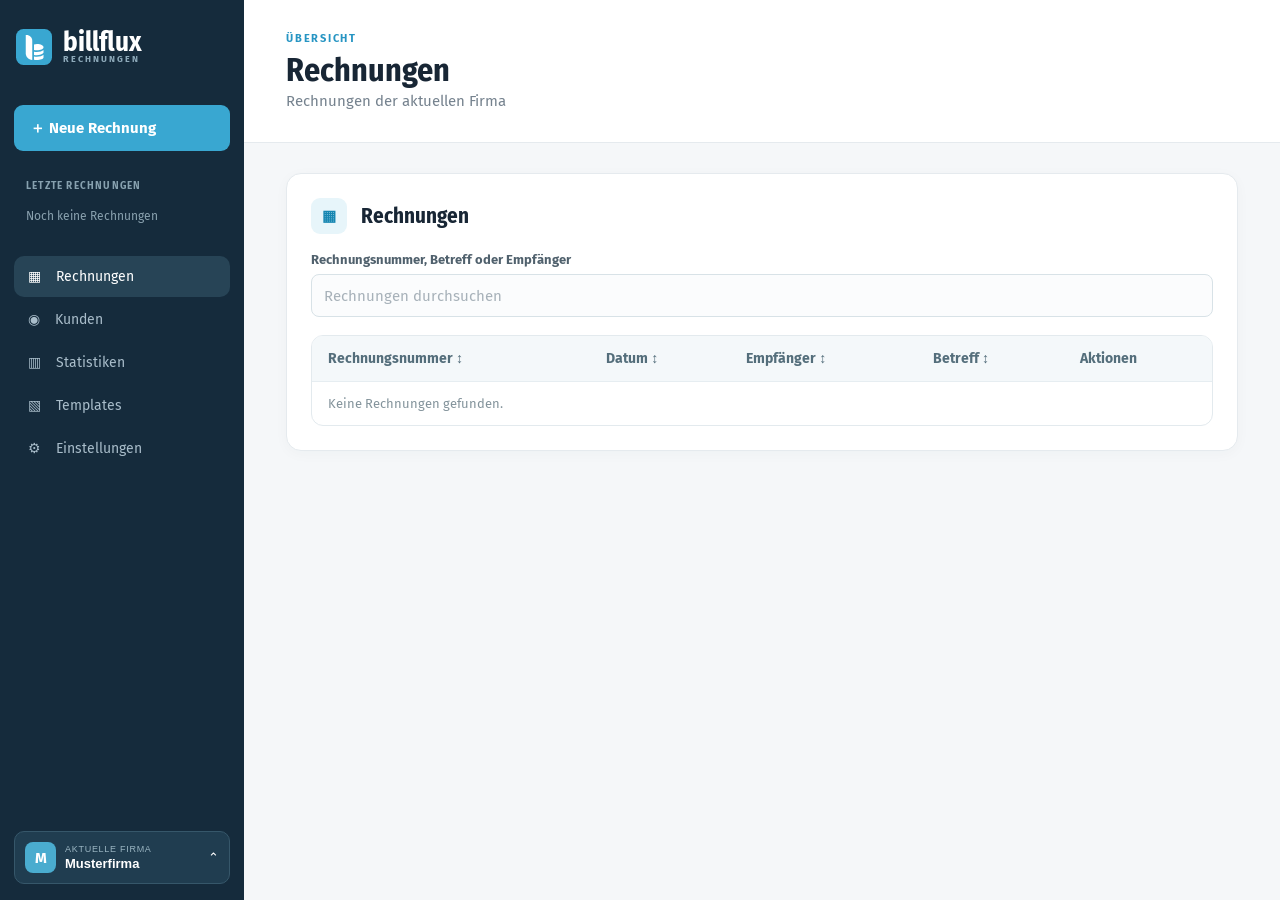
<file: ui/index.html>
<!doctype html>
<html lang="de">
  <head>
    <meta charset="utf-8" />
    <meta name="viewport" content="width=device-width,initial-scale=1" />
    <title>Billflux</title>
    <link rel="stylesheet" href="style.css" />
  </head>
  <body>
    <div class="app">
      <aside class="sidebar">
        <div class="brand">
          <img class="brand-mark" src="billflux.svg" alt="" /><span
            >billflux<small>RECHNUNGEN</small></span
          >
        </div>
        <button class="side-new" id="sidebar-new">＋ Neue Rechnung</button>
        <div class="sidebar-heading">LETZTE RECHNUNGEN</div>
        <div id="recent-invoices" class="recent-invoices"></div>
        <nav>
          <button class="nav" data-page="invoices">▦ <span>Rechnungen</span></button>
          <button class="nav" data-page="customers">◉ <span>Kunden</span></button>
          <button class="nav" data-page="statistics">▥ <span>Statistiken</span></button>
          <button class="nav" data-page="templates">▧ <span>Templates</span></button>
          <button class="nav" data-page="settings">⚙ <span>Einstellungen</span></button>
        </nav>
        <div class="company-switch-wrap">
          <button id="company-switch" class="company-switch" aria-expanded="false">
            <span id="current-company-initial" class="company-avatar">?</span
            ><span class="company-switch-label"
              ><small>AKTUELLE FIRMA</small><strong id="current-company-name">Firma</strong></span
            ><span>⌃</span>
          </button>
          <div id="company-popup" class="company-popup hidden">
            <div class="popup-label">Firma wechseln</div>
            <div id="company-options"></div>
          </div>
        </div>
      </aside>
      <main>
        <header>
          <div class="header-title">
            <div class="eyebrow" id="section-label">RECHNUNG</div>
            <h1 id="page-title">Rechnung</h1>
            <p id="page-subtitle">Deine Rechnungsdaten</p>
          </div>
          <div class="stats-header-filters hidden" id="stats-header-filters">
            <label>Zeitraum<select id="stats-period"><option value="year">Dieses Jahr</option><option value="previous">Vorjahr</option><option value="quarter">Dieses Quartal</option><option value="month">Dieser Monat</option><option value="twelve">Letzte zwölf Monate</option><option value="all">Gesamter Zeitraum</option><option value="custom">Eigener Zeitraum</option></select></label>
            <label class="stats-custom-date hidden">Von<input id="stats-from" type="date" /></label>
            <label class="stats-custom-date hidden">Bis<input id="stats-to" type="date" /></label>
            <label>Kunde<select id="stats-customer"><option value="all">Alle Kunden</option></select></label>
            <label class="stats-compare-label"><input id="stats-compare" type="checkbox" /> Vorjahr vergleichen</label>
          </div>
          <div class="header-actions">
            <span id="save-status" aria-live="polite"></span
            ><button class="button primary hidden" id="create-company-button">Neue Firma anlegen</button
            ><button class="button primary" id="export-button">PDF Exportieren</button>
          </div>
        </header>
        <div id="export-result" class="export-result hidden" role="status"></div>
        <div class="workspace" id="invoice-page">
          <section class="editor">
            <div class="card">
              <div class="card-heading">
                <span class="step">01</span>
                <div><h2>Rechnungsdaten</h2></div>
                <button
                  type="button"
                  id="toggle-invoice-fields"
                  class="text-button"
                  aria-expanded="false"
                  aria-controls="invoice-extra-fields"
                >
                  alle Felder
                </button>
              </div>
              <div class="fields two">
                <label class="wide"
                  >Betreff<input data-path="subject" placeholder="Worum geht es?"
                /></label>
                <label>Rechnungsnummer<input data-path="number" placeholder="2026-0001" /></label>
                <label>Rechnungsdatum<input type="date" data-path="date" /></label>
                <div id="invoice-extra-fields" class="fields two wide hidden">
                  <label
                    >Betreff-Präfix<input
                      data-path="subject_prefix"
                      placeholder="Optional" /></label
                  ><label>Fälligkeitsdatum<input type="date" data-path="due_date" /></label
                  ><label>Leistungsdatum<input type="date" data-path="service_date" /></label
                  ><label class="checkbox-label"
                    ><input type="checkbox" data-path="service_month" />Leistungszeitraum als
                    Monat</label
                  >
                </div>
              </div>
            </div>
            <div class="card">
              <div class="card-heading">
                <span class="step">02</span>
                <div><h2>Kunde / Empfänger</h2></div>
                <button
                  type="button"
                  id="toggle-customer-fields"
                  class="text-button"
                  aria-expanded="false"
                  aria-controls="customer-extra-fields"
                >
                  alle Felder
                </button>
              </div>
              <div class="fields two">
                <label class="wide"
                  >Kunde<select id="invoice-customer">
                    <option value="">Neuer Kunde</option>
                  </select></label
                >
                <label class="wide customer-basic"
                  >Firmenname / Name<input data-path="buyer.name" placeholder="Kundenname"
                /></label>
                <label class="customer-basic"
                  >Ansprechpartner / Abteilung<input data-path="buyer.contact" /></label
                ><label class="customer-basic"
                  >Zusatzinfo<input data-path="buyer.additional_info"
                /></label>
                <label class="customer-basic"
                  >Straße und Hausnummer<input
                    data-path="buyer.street"
                    placeholder="Musterstraße 12"
                /></label>
                <label class="customer-basic"
                  >PLZ<input data-buyer-address="postal_code" autocomplete="postal-code" /></label
                ><label class="customer-basic"
                  >Ort<input data-buyer-address="locality" autocomplete="address-level2"
                /></label>
                <div id="customer-extra-fields" class="fields two wide hidden">
                  <label>Land<input data-path="buyer.country" placeholder="DE" /></label>
                  <label
                    >E-Mail<input
                      type="email"
                      data-path="buyer.email"
                      placeholder="kontakt@beispiel.de" /></label
                  ><label>USt-IdNr. (optional)<input data-path="buyer.vat_id" /></label>
                </div>
              </div>
              <button class="button subtle" id="save-customer-button">Kunden speichern</button>
            </div>
            <div class="card">
              <div class="card-heading">
                <span class="step">03</span>
                <div><h2>Positionen</h2></div>
                <button
                  type="button"
                  class="add-item-button"
                  id="add-item"
                  aria-label="Position hinzufügen"
                  title="Position hinzufügen"
                >
                  +
                </button>
              </div>
              <div id="items"></div>
            </div>
            <div class="card payment-card">
              <div class="card-heading">
                <span class="step">04</span>
                <div>
                  <h2>Zahlungsdaten</h2>
                  <small id="payment-summary">Bankverbindung für diese Rechnung</small>
                </div>
                <button
                  type="button"
                  id="toggle-payment-fields"
                  class="text-button"
                  aria-expanded="false"
                  aria-controls="payment-fields"
                >
                  alle Felder
                </button>
              </div>
              <div class="fields two payment-fields hidden" id="payment-fields">
                <label class="wide"
                  >Verwendungszweck<input
                    data-path="payment_reference"
                    placeholder="Automatisch aus Präfix und Rechnungsnummer" /></label
                ><label class="wide"
                  >Abschlusssatz<textarea data-path="payment_note" rows="2"></textarea></label
                ><label>Kontoinhaber<input data-path="account_holder" /></label
                ><label>Bank<input data-path="bank_name" /></label
                ><label>IBAN<input data-path="iban" /></label
                ><label>BIC<input data-path="bic" /></label>
              </div>
            </div>
          </section>
          <aside class="preview-panel">
            <div class="paper-wrap"><article class="paper" id="preview"></article></div>
          </aside>
        </div>
        <div class="invoices-page hidden" id="invoices-page">
          <div class="setup-notice hidden" id="setup-notice" role="alert">
            Bitte zunächst eine Firma anlegen.
            <button type="button" id="setup-settings-link">Einstellungen öffnen</button>
          </div>
          <div class="card">
            <div class="card-heading">
              <span class="step">▦</span>
              <div><h2>Rechnungen</h2></div>
            </div>
            <label
              >Rechnungsnummer, Betreff oder Empfänger<input
                id="search-input"
                placeholder="Rechnungen durchsuchen"
                autocomplete="off"
            /></label>
            <div id="invoice-list"></div>
          </div>
        </div>

        <div class="invoices-page hidden" id="customers-page">
          <div class="card">
            <div class="card-heading">
              <span class="step">◉</span>
              <div><h2>Kunden</h2></div>
              <button class="button" id="new-customer">＋ Kunde anlegen</button>
            </div>
            <p class="section-intro">Gemeinsames Adressbuch für alle Firmen.</p>
            <div id="customer-list"></div>
          </div>
        </div>
        <div class="statistics-page hidden" id="statistics-page">
          <p id="stats-warning" class="stats-warning hidden"></p>
          <div id="stats-content"></div>
        </div>
        <div class="invoices-page hidden" id="templates-page">
          <div class="templates-layout">
            <section class="card template-browser">
              <div class="card-heading">
                <span class="step">▧</span>
                <div><h2>Templates</h2></div>
              </div>
              <p class="section-intro">
                Wähle links eine Vorlage aus. Mit „Aktivieren“ verwendest du sie für neue Exporte
                der aktuellen Firma. HTML und CSS kannst du im Ordner <code>templates/</code> neben
                Billflux.exe bearbeiten.
              </p>
              <div id="template-list"></div>
            </section>
            <section class="card template-preview-card">
              <div class="template-preview-heading">
                <div>
                  <small>VORSCHAU</small>
                  <h2 id="template-preview-title">Vorlage</h2>
                </div>
                <span>DIN A4 · HTML</span>
              </div>
              <div id="template-preview-surface">
                <p class="empty-state">Vorlage auswählen, um die Vorschau zu sehen.</p>
              </div>
            </section>
          </div>
        </div>
        <div class="settings-page hidden" id="settings-page">
          <section class="card">
            <div class="card-heading">
              <span class="step">⚙</span>
              <h2>Allgemein</h2>
            </div>
            <p class="section-intro">
              Standardwerte für neue Rechnungen und Positionen dieser Firma.
            </p>
            <div class="fields two">
              <label
                >Stundensatz netto (€ / h)<input
                  data-setting="hourly_rate_cents"
                  inputmode="decimal"
                  placeholder="0,00"
              /></label>
              <label
                >Zahlungsziel in Tagen<input
                  type="number"
                  min="1"
                  max="365"
                  data-setting="due_days"
                  required
              /></label>
              <label
                >Betreff-Präfix<input data-setting="subject_prefix" placeholder="Optional" /></label
              ><label
                >Anzahl Rechnungen im Menü<input
                  type="number"
                  min="1"
                  max="20"
                  data-setting="recent_count"
                  required
              /></label>
              <label class="checkbox-label wide"
                ><input type="checkbox" data-setting="number_in_subject" />Rechnungsnummer in Betreff hinzufügen</label
              >
              <fieldset class="setting-checkbox-group wide">
                <legend>Leistungszeitraum</legend>
                <div class="fields two">
                  <label class="checkbox-label"
                    ><input type="checkbox" data-setting="service_date_always" />Immer an</label
                  >
                  <label class="checkbox-label"
                    ><input type="checkbox" data-setting="service_month_always" />Immer als Monat</label
                  >
                </div>
              </fieldset>
            </div>
          </section>
          <section class="card">
            <div class="card-heading">
              <span class="step">✦</span>
              <h2>Firmendaten</h2>
            </div>
            <p class="section-intro">Absender, Kontakt und Steuerangaben dieser Firma.</p>
            <div class="fields two">
              <label>Firmenname<input data-path="seller.name" required /></label
              ><label>Alternativname<input data-path="seller.alternative_name" /></label
              ><label class="wide">Straße und Hausnummer<input data-path="seller.street" /></label
              ><label
                >PLZ<input data-company-address="postal_code" autocomplete="postal-code" /></label
              ><label
                >Ort<input data-company-address="locality" autocomplete="address-level2" /></label
              ><label>Land<input data-path="seller.country" /></label
              ><label>E-Mail<input type="email" data-path="seller.email" /></label
              ><label>Telefon<input data-path="seller.phone" /></label
              ><label>Webseite<input data-path="seller.website" /></label>
            </div>
          </section>
          <section class="card">
            <div class="card-heading">
              <span class="step">#</span>
              <h2>Rechnungs- und Steuernummern</h2>
            </div>
            <p class="section-intro">Nummern und Steuerangaben für Rechnungen dieser Firma.</p>
            <div class="fields two">
              <label class="wide"
                >Startnummer für neue Rechnungen<input
                  data-setting="next_invoice_number"
                  placeholder="YYYY-0001"
                /><small
                  >YYYY = Jahr, MM = Monat, z. B. YYYY-MM-0001. Höhere vergebene Nummern haben
                  Vorrang.</small
                ></label
              >
              <label
                >Rechnungsnummer-Präfix<input
                  data-setting="invoice_prefix"
                  placeholder="z. B. RE-" /></label
              ><label>Letzte Rechnungsnummer<input id="last-invoice-number" readonly /></label>
              <label>Steuernummer<input data-path="seller.tax_number" /></label
              ><label>USt-IdNr.<input data-path="seller.vat_id" /></label
              ><label class="wide">W-IdNr.<input data-path="seller.economic_id" /></label>
            </div>
          </section>
          <section class="card">
            <div class="card-heading">
              <span class="step">€</span>
              <h2>Bankverbindung</h2>
            </div>
            <p class="section-intro">Zahlungsdaten für neue Rechnungen dieser Firma.</p>
            <div class="fields two">
              <label class="wide">Kontoinhaber<input data-setting="account_holder" /></label
              ><label>Bank<input data-setting="bank_name" /></label
              ><label>BIC<input data-setting="bic" /></label
              ><label class="wide">IBAN<input data-setting="iban" /></label
              ><label class="wide"
                >Verwendungszweck-Präfix (optional)<input
                  data-setting="payment_reference_prefix"
                  placeholder="z. B. AM-" /><small id="payment-reference-example"></small
              ></label>
            </div>
          </section>
        </div>
      </main>
    </div>
    <dialog id="create-company-dialog">
      <form id="create-company-form">
        <h2>Neue Firma anlegen</h2>
        <label
          >Firmenname<input
            id="new-company-name"
            required
            autocomplete="organization"
            placeholder="Name der neuen Firma"
        /></label>
        <p id="create-company-error" class="dialog-error" role="alert"></p>
        <div class="dialog-actions">
          <button type="button" class="button" data-close-dialog="create-company-dialog">
            Abbrechen</button
          ><button type="submit" class="button primary">Firma anlegen</button>
        </div>
      </form>
    </dialog>
    <dialog id="customer-dialog">
      <form id="customer-form">
        <div class="card-heading">
          <h2 id="customer-dialog-title">Kunde bearbeiten</h2>
          <button type="button" class="text-button" data-close-dialog="customer-dialog">
            Schließen ×
          </button>
        </div>
        <div class="fields two">
          <label class="wide">Firmenname / Name<input data-customer-field="name" required /></label
          ><label>Ansprechpartner / Abteilung<input data-customer-field="contact" /></label
          ><label>Zusatzinfo<input data-customer-field="additional_info" /></label>
          <label>Straße und Hausnummer<input data-customer-field="street" /></label
          ><label>PLZ<input data-customer-address="postal_code" autocomplete="postal-code" /></label
          ><label>Ort<input data-customer-address="locality" autocomplete="address-level2" /></label
          ><label>Land<input data-customer-field="country" /></label
          ><label>E-Mail<input type="email" data-customer-field="email" /></label
          ><label>Telefon<input data-customer-field="phone" /></label
          ><label>USt-IdNr.<input data-customer-field="vat_id" /></label>
        </div>
        <p id="customer-error" class="dialog-error" role="alert"></p>
        <div class="dialog-actions">
          <button type="button" class="button" data-close-dialog="customer-dialog">Abbrechen</button
          ><button class="button primary" type="submit">Kunden speichern</button>
        </div>
      </form>
    </dialog>
    <dialog id="delete-invoice-dialog">
      <form method="dialog">
        <h2>Rechnung löschen?</h2>
        <p id="delete-invoice-description"></p>
        <p>
          Bereits exportierte PDF-Dateien bleiben erhalten. Die Rechnungsnummer wird nicht erneut
          vergeben.
        </p>
        <p id="delete-invoice-error" class="dialog-error" role="alert"></p>
        <div class="dialog-actions">
          <button class="button" value="cancel">Abbrechen</button
          ><button type="button" id="confirm-delete-invoice" class="button danger">
            Rechnung löschen
          </button>
        </div>
      </form>
    </dialog>
    <script src="app.js"></script>
  </body>
</html>
</file>
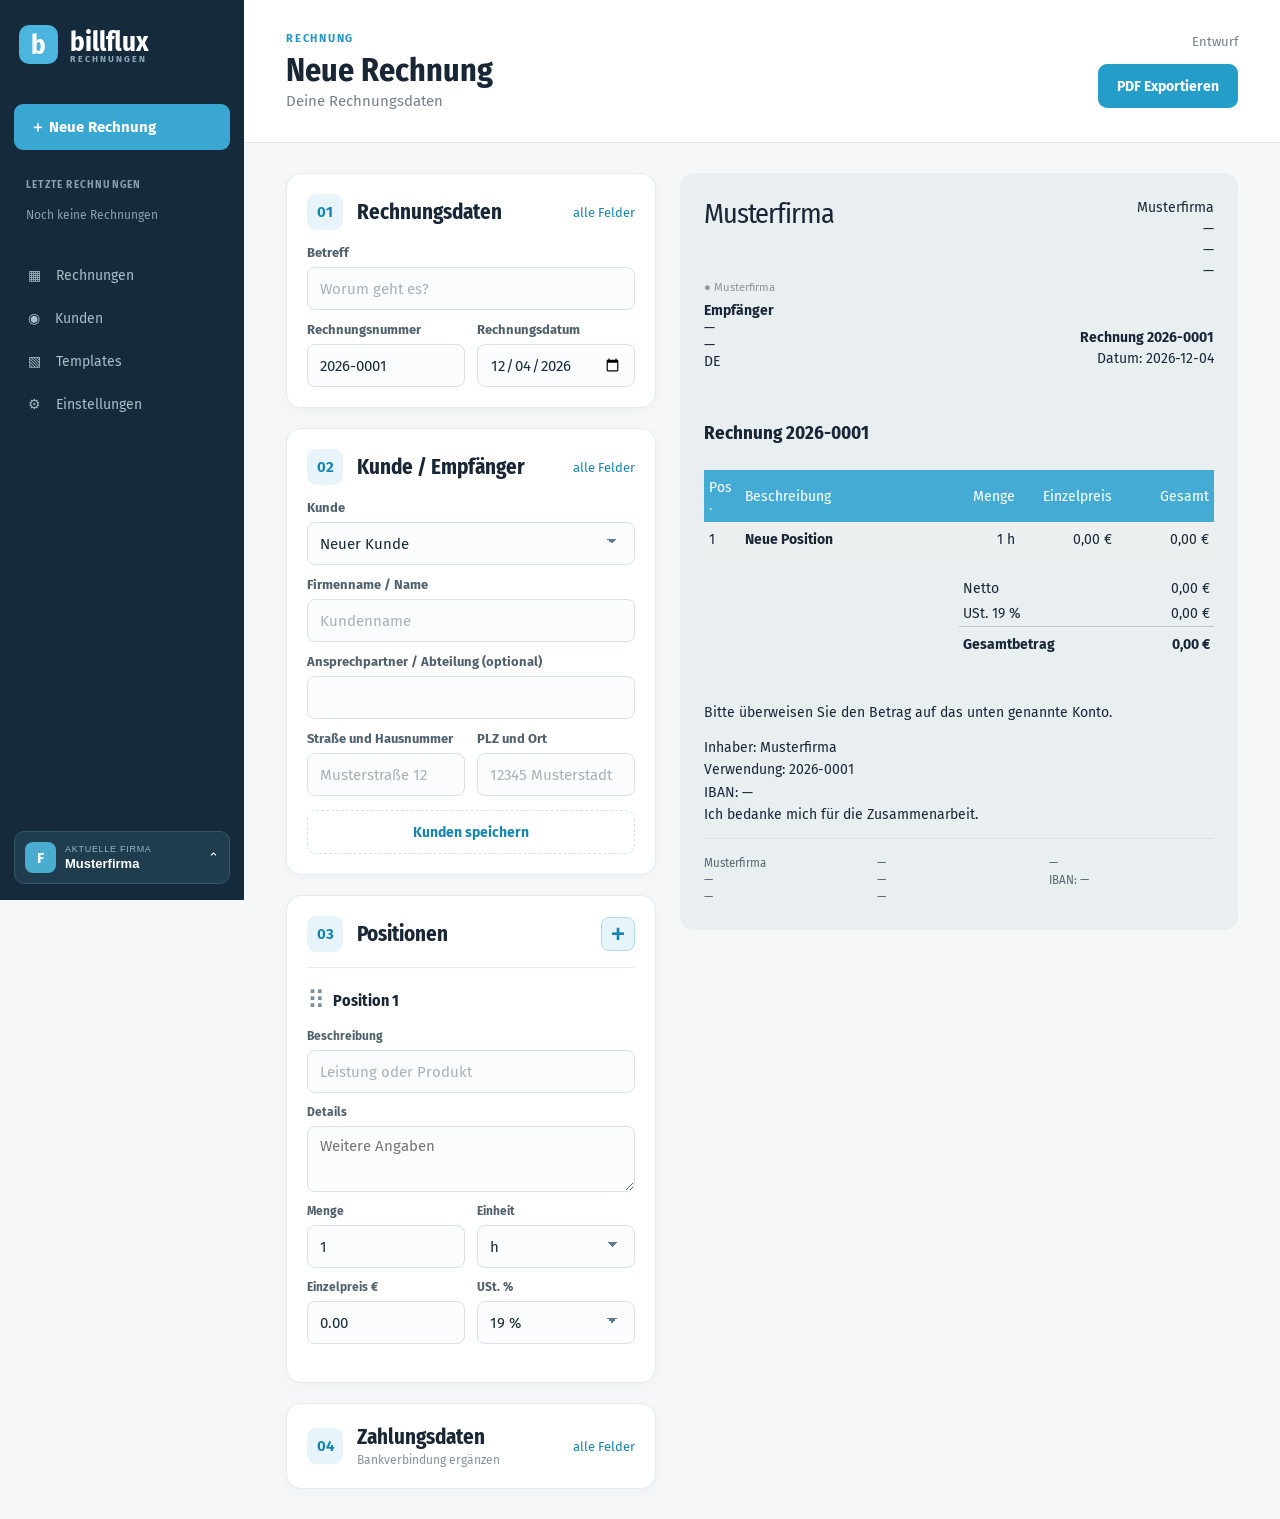
<file: desktop/ui/index.html>
<!doctype html>
<html lang="de"><head><meta charset="utf-8"><meta name="viewport" content="width=device-width,initial-scale=1"><title>Billflux</title><link rel="stylesheet" href="style.css"></head>
<body><div class="app">
<aside class="sidebar">
  <div class="brand"><span class="brand-mark">b</span><span>billflux<small>RECHNUNGEN</small></span></div>
  <button class="side-new" id="sidebar-new">＋ Neue Rechnung</button>
  <div class="sidebar-heading">LETZTE RECHNUNGEN</div><div id="recent-invoices" class="recent-invoices"></div>
  <nav>
    <button class="nav" data-page="invoices">▦ <span>Rechnungen</span></button>
    <button class="nav" data-page="customers">◉ <span>Kunden</span></button>
    <button class="nav" data-page="templates">▧ <span>Templates</span></button>
    <button class="nav" data-page="settings">⚙ <span>Einstellungen</span></button>
  </nav>
  <div class="company-switch-wrap"><button id="company-switch" class="company-switch" aria-expanded="false"><span class="company-avatar">F</span><span class="company-switch-label"><small>AKTUELLE FIRMA</small><strong id="current-company-name">Firma</strong></span><span>⌃</span></button><div id="company-popup" class="company-popup hidden"><div class="popup-label">Firma wechseln</div><div id="company-options"></div></div></div>
</aside>
<main><header><div><div class="eyebrow" id="section-label">RECHNUNG</div><h1 id="page-title">Rechnung</h1><p id="page-subtitle">Deine Rechnungsdaten</p></div><div class="header-actions"><button class="button hidden" id="create-company-button">＋ Neue Firma anlegen</button><span id="save-status" aria-live="polite"></span><button class="button primary" id="export-button">PDF Exportieren</button></div></header><div id="export-result" class="export-result hidden" role="status"></div>
<div class="workspace" id="invoice-page"><section class="editor">
  <div class="card"><div class="card-heading"><span class="step">01</span><div><h2>Rechnungsdaten</h2></div><button type="button" id="toggle-invoice-fields" class="text-button" aria-expanded="false" aria-controls="invoice-extra-fields">alle Felder</button></div><div class="fields two">
    <label class="wide">Betreff<input data-path="subject" placeholder="Worum geht es?"></label>
    <label>Rechnungsnummer<input data-path="number" placeholder="2026-0001"></label>
    <label>Rechnungsdatum<input type="date" data-path="date"></label>
    <div id="invoice-extra-fields" class="fields two wide hidden"><label>Betreff-Präfix<input data-path="subject_prefix" placeholder="Rechnung"></label><label>Leistungsdatum<input type="date" data-path="service_date"></label><label>Fälligkeitsdatum<input type="date" data-path="due_date"></label></div>
  </div></div>
  <div class="card"><div class="card-heading"><span class="step">02</span><div><h2>Kunde / Empfänger</h2></div><button type="button" id="toggle-customer-fields" class="text-button" aria-expanded="false" aria-controls="customer-extra-fields">alle Felder</button></div><div class="fields two">
    <label class="wide">Kunde<select id="invoice-customer"><option value="">Neuer Kunde</option></select></label>
    <label class="wide customer-basic">Firmenname / Name<input data-path="buyer.name" placeholder="Kundenname"></label>
    <label class="wide customer-basic">Ansprechpartner / Abteilung (optional)<input data-path="buyer.contact"></label>
    <label class="customer-basic">Straße und Hausnummer<input data-path="buyer.street" placeholder="Musterstraße 12"></label>
    <label class="customer-basic">PLZ und Ort<input data-path="buyer.city" placeholder="12345 Musterstadt"></label><div id="customer-extra-fields" class="fields two wide hidden"><label>Land<input data-path="buyer.country" placeholder="DE"></label>
    <label>E-Mail<input type="email" data-path="buyer.email" placeholder="kontakt@beispiel.de"></label><label>USt-IdNr. (optional)<input data-path="buyer.vat_id"></label></div>
  </div><button class="button subtle" id="save-customer-button">Kunden speichern</button></div>
  <div class="card"><div class="card-heading"><span class="step">03</span><div><h2>Positionen</h2></div><button type="button" class="add-item-button" id="add-item" aria-label="Position hinzufügen" title="Position hinzufügen">+</button></div><div id="items"></div></div>
  <div class="card payment-card"><div class="card-heading"><span class="step">04</span><div><h2>Zahlungsdaten</h2><small id="payment-summary">Bankverbindung für diese Rechnung</small></div><button type="button" id="toggle-payment-fields" class="text-button" aria-expanded="false" aria-controls="payment-fields">alle Felder</button></div><div class="fields two payment-fields hidden" id="payment-fields"><label class="wide">Verwendungszweck<input data-path="payment_reference" placeholder="Automatisch aus Präfix und Rechnungsnummer"></label><label class="wide">Abschlusssatz<textarea data-path="payment_note" rows="2"></textarea></label><label>Kontoinhaber<input data-path="account_holder"></label><label>Bank<input data-path="bank_name"></label><label>IBAN<input data-path="iban"></label><label>BIC<input data-path="bic"></label>
</div></div>
</section><aside class="preview-panel"><div class="paper-wrap"><article class="paper" id="preview"></article></div></aside></div>
<div class="invoices-page hidden" id="invoices-page"><div class="card"><div class="card-heading"><span class="step">▦</span><div><h2>Rechnungen</h2></div></div><label>Rechnungsnummer, Betreff oder Empfänger<input id="search-input" placeholder="Rechnungen durchsuchen" autocomplete="off"></label><div id="invoice-list"></div></div></div>

<div class="invoices-page hidden" id="customers-page"><div class="card"><div class="card-heading"><span class="step">◉</span><div><h2>Kunden</h2></div><button class="button" id="new-customer">＋ Kunde anlegen</button></div><p class="section-intro">Gemeinsames Adressbuch für alle Firmen.</p><div id="customer-list"></div></div></div>
<div class="invoices-page hidden" id="templates-page"><div class="templates-layout"><section class="card template-browser"><div class="card-heading"><span class="step">▧</span><div><h2>Templates</h2></div></div><p class="section-intro">Wähle links eine Vorlage aus. Mit „Aktivieren“ verwendest du sie für neue Exporte der aktuellen Firma. HTML und CSS kannst du im Ordner <code>templates/</code> neben Billflux.exe bearbeiten.</p><div id="template-list"></div></section><section class="card template-preview-card"><div class="template-preview-heading"><div><small>VORSCHAU</small><h2 id="template-preview-title">Vorlage</h2></div><span>DIN A4 · HTML</span></div><div id="template-preview-surface"><p class="empty-state">Vorlage auswählen, um die Vorschau zu sehen.</p></div></section></div></div>
<div class="settings-page hidden" id="settings-page">
<section class="card"><div class="card-heading"><span class="step">⚙</span><h2>Allgemein</h2></div><p class="section-intro">Standardwerte für neue Rechnungen und Positionen dieser Firma.</p><div class="fields two">
<label>Stundensatz netto (€ / h)<input data-setting="hourly_rate_cents" inputmode="decimal" placeholder="0,00"></label>
<label>Zahlungsziel in Tagen<input type="number" min="1" max="365" data-setting="due_days" required></label>
<label>Betreff-Präfix<input data-setting="subject_prefix" placeholder="Rechnung"></label><label>Letzte Rechnungen im Menü<input type="number" min="1" max="20" data-setting="recent_count" required></label>
</div></section>
<section class="card"><div class="card-heading"><span class="step">#</span><h2>Rechnungs- und Steuernummern</h2></div><p class="section-intro">Nummern und Steuerangaben für Rechnungen dieser Firma.</p><div class="fields two">
<label class="wide">Startnummer für neue Rechnungen<input data-setting="next_invoice_number" placeholder="YYYY-0001"><small>YYYY = Jahr, MM = Monat, z. B. YYYY-MM-0001. Höhere vergebene Nummern haben Vorrang.</small></label>
<label>Rechnungsnummer-Präfix<input data-setting="invoice_prefix" placeholder="z. B. RE-"></label><label>Letzte Rechnungsnummer<input id="last-invoice-number" readonly></label>
<label>Steuernummer<input data-path="seller.tax_number"></label><label>USt-IdNr.<input data-path="seller.vat_id"></label><label class="wide">W-IdNr.<input data-path="seller.economic_id"></label>
</div></section>
<section class="card"><div class="card-heading"><span class="step">€</span><h2>Bankverbindung</h2></div><p class="section-intro">Zahlungsdaten für neue Rechnungen dieser Firma.</p><div class="fields two">
<label class="wide">Kontoinhaber<input data-setting="account_holder"></label><label>Bank<input data-setting="bank_name"></label><label>BIC<input data-setting="bic"></label><label class="wide">IBAN<input data-setting="iban"></label><label class="wide">Verwendungszweck-Präfix (optional)<input data-setting="payment_reference_prefix" placeholder="z. B. AM-"><small id="payment-reference-example"></small></label>
</div></section>
<section class="card"><div class="card-heading"><span class="step">✦</span><h2>Firmendaten</h2></div><p class="section-intro">Absender, Kontakt und Steuerangaben dieser Firma.</p><div class="fields two">
<label>Firmenname<input data-path="seller.name" required></label><label>Alternativname<input data-path="seller.alternative_name"></label><label class="wide">Straße und Hausnummer<input data-path="seller.street"></label><label>PLZ<input data-company-address="postal_code" autocomplete="postal-code"></label><label>Ort<input data-company-address="locality" autocomplete="address-level2"></label><label>Land<input data-path="seller.country"></label><label>E-Mail<input type="email" data-path="seller.email"></label><label>Telefon<input data-path="seller.phone"></label><label>Webseite<input data-path="seller.website"></label>
</div></section>
</div>
</main></div>
<dialog id="create-company-dialog"><form id="create-company-form"><h2>Neue Firma anlegen</h2><label>Firmenname<input id="new-company-name" required autocomplete="organization" placeholder="Name der neuen Firma"></label><p id="create-company-error" class="dialog-error" role="alert"></p><div class="dialog-actions"><button type="button" class="button" data-close-dialog="create-company-dialog">Abbrechen</button><button type="submit" class="button primary">Firma anlegen</button></div></form></dialog>
<dialog id="customer-dialog"><form id="customer-form"><div class="card-heading"><h2 id="customer-dialog-title">Kunde bearbeiten</h2><button type="button" class="text-button" data-close-dialog="customer-dialog">Schließen ×</button></div><div class="fields two">
<label class="wide">Firmenname / Name<input data-customer-field="name" required></label><label class="wide">Ansprechpartner / Abteilung (optional)<input data-customer-field="contact"></label>
<label>Straße und Hausnummer<input data-customer-field="street"></label><label>PLZ und Ort<input data-customer-field="city"></label><label>Land<input data-customer-field="country"></label><label>E-Mail<input type="email" data-customer-field="email"></label><label>Telefon<input data-customer-field="phone"></label><label>USt-IdNr.<input data-customer-field="vat_id"></label>
</div><p id="customer-error" class="dialog-error" role="alert"></p><div class="dialog-actions"><button type="button" class="button" data-close-dialog="customer-dialog">Abbrechen</button><button class="button primary" type="submit">Kunden speichern</button></div></form></dialog>
<dialog id="delete-invoice-dialog"><form method="dialog"><h2>Rechnung löschen?</h2><p id="delete-invoice-description"></p><p>Bereits exportierte PDF-Dateien bleiben erhalten. Die Rechnungsnummer wird nicht erneut vergeben.</p><p id="delete-invoice-error" class="dialog-error" role="alert"></p><div class="dialog-actions"><button class="button" value="cancel">Abbrechen</button><button type="button" id="confirm-delete-invoice" class="button danger">Rechnung löschen</button></div></form></dialog>
<script src="app.js"></script></body></html>
</file>
<file: ui/style.css>
@font-face {
  font-family: Fira;
  src: url(fonts/FiraSans-Regular.ttf);
}
@font-face {
  font-family: Fira;
  src: url(fonts/FiraSans-Bold.ttf);
  font-weight: 700;
}
@font-face {
  font-family: FiraCondensed;
  src: url(fonts/FiraSansCondensed-Regular.ttf);
}
@font-face {
  font-family: FiraCondensed;
  src: url(fonts/FiraSansCondensed-Bold.ttf);
  font-weight: 700;
}
:root {
  font-family: Fira, Arial, sans-serif;
  color: #182635;
  background: #f5f7f9;
  font-size: 15px;
}
* {
  box-sizing: border-box;
}
body {
  margin: 0;
}
.app {
  display: flex;
  min-height: 100vh;
}
.sidebar {
  width: 244px;
  flex: none;
  background: #152b3c;
  color: #fff;
  display: flex;
  flex-direction: column;
  padding: 28px 18px;
}
.brand {
  display: flex;
  align-items: center;
  gap: 12px;
  font: 700 27px FiraCondensed;
}
.brand-mark {
  display: grid;
  place-items: center;
  background: #4bb5df;
  color: #fff;
  width: 39px;
  height: 39px;
  border-radius: 10px;
}
.brand small {
  display: block;
  font: 700 9px Fira;
  letter-spacing: 0.22em;
  color: #8eaaba;
  margin-top: -4px;
}
.sidebar nav {
  margin-top: 66px;
  display: grid;
  gap: 6px;
}
.nav {
  width: 100%;
  border: 0;
  background: transparent;
  color: #a9bdca;
  text-align: left;
  padding: 15px 16px;
  font: 16px Fira;
  border-radius: 10px;
  cursor: pointer;
  display: flex;
  gap: 15px;
}
.nav.active,
.nav:hover {
  background: #274456;
  color: #fff;
}
.sidebar-foot {
  margin-top: auto;
  border-top: 1px solid #385164;
  padding: 20px 12px;
  color: #8eaaba;
  font-size: 12px;
  line-height: 1.6;
}
.sidebar-foot strong {
  color: #cddce3;
  font-weight: 400;
}
main {
  min-width: 0;
  flex: 1;
}
header {
  height: 143px;
  display: flex;
  justify-content: space-between;
  align-items: center;
  padding: 28px 42px;
  background: #fff;
  border-bottom: 1px solid #e5eaee;
}
.eyebrow {
  font: 700 11px Fira;
  letter-spacing: 0.16em;
  color: #2795c3;
}
h1 {
  font: 700 32px FiraCondensed;
  margin: 6px 0 3px;
}
header p {
  margin: 0;
  color: #75828e;
}
.header-actions {
  display: flex;
  align-items: center;
  gap: 20px;
}
#save-status {
  font-size: 13px;
  color: #71808c;
}
.button {
  border: 1px solid #d7e1e6;
  background: #fff;
  color: #243b4a;
  border-radius: 9px;
  padding: 12px 18px;
  font: 700 14px Fira;
  cursor: pointer;
  min-height: 44px;
}
.button:hover {
  border-color: #4bb5df;
}
.button.primary {
  background: #249dc9;
  color: #fff;
  border-color: #249dc9;
}
.button.primary:hover {
  background: #1885af;
}
.button.subtle {
  margin-top: 14px;
  width: 100%;
  border-style: dashed;
  color: #1686b1;
}
.workspace {
  display: grid;
  grid-template-columns: minmax(360px, 1fr) minmax(0, 2fr);
  gap: 28px;
  padding: 30px 42px;
  align-items: start;
}
.editor {
  display: grid;
  gap: 20px;
  min-width: 0;
}
.card {
  background: #fff;
  border: 1px solid #e5eaee;
  border-radius: 15px;
  padding: 25px 28px;
  box-shadow: 0 3px 14px #1e344408;
}
.card-heading {
  display: flex;
  gap: 14px;
  align-items: center;
  margin-bottom: 23px;
}
.step {
  width: 36px;
  height: 36px;
  flex: none;
  border-radius: 9px;
  background: #e7f5fa;
  color: #1686b1;
  display: grid;
  place-items: center;
  font: 700 15px Fira;
}
.card h2,
.preview-title h2 {
  font: 700 21px FiraCondensed;
  margin: 0;
}
.card p {
  margin: 3px 0 0;
  color: #87939d;
  font-size: 13px;
}
.fields {
  display: grid;
  gap: 17px;
}
.fields.two {
  grid-template-columns: repeat(2, minmax(0, 1fr));
}
.wide {
  grid-column: 1/-1;
}
label {
  display: grid;
  gap: 7px;
  color: #50616d;
  font-size: 13px;
  font-weight: 700;
}
input,
select {
  width: 100%;
  border: 1px solid #d8e2e7;
  background: #fbfcfd;
  color: #172b3a;
  border-radius: 8px;
  min-height: 43px;
  padding: 10px 12px;
  font: 15px Fira;
  outline: none;
}
input:focus,
select:focus {
  border-color: #37a8d2;
  box-shadow: 0 0 0 3px #dff3fa;
}
input::placeholder {
  color: #a7b1b9;
}
.item-card {
  padding: 18px 0;
  border-top: 1px solid #e8edf0;
}
.item-top {
  display: flex;
  justify-content: space-between;
  align-items: center;
  margin-bottom: 14px;
}
.item-top strong {
  font: 700 16px FiraCondensed;
}
.remove-item {
  border: 0;
  background: transparent;
  color: #8c9ba5;
  cursor: pointer;
  font: 13px Fira;
}
.item-fields {
  display: grid;
  grid-template-columns: 1fr 1fr 1fr;
  gap: 12px;
}
.item-fields .description,
.item-fields .detail {
  grid-column: 1/-1;
}
.item-fields label {
  font-size: 12px;
}
.item-fields input,
.item-fields select {
  min-width: 0;
}
.quantity-control {
  position: relative;
  display: block;
  width: 100%;
}
.quantity-control input {
  width: 100%;
  padding-right: 27px;
}
.quantity-buttons {
  position: absolute;
  top: 50%;
  right: 5px;
  height: 26px;
  transform: translateY(-50%);
  display: flex;
  flex-direction: column;
  width: 18px;
  opacity: 0;
  transition: opacity .12s ease;
}
.quantity-control:hover .quantity-buttons,
.quantity-control:focus-within .quantity-buttons { opacity: 1; }
.quantity-buttons button {
  flex: 1;
  padding: 0;
  border: 0;
  background: transparent;
  color: #888;
  font-size: 12px;
  line-height: 1;
  cursor: pointer;
}
.quantity-buttons button:hover:not(:disabled) { color: #747474; }
.quantity-buttons button:disabled { color: #dedede; cursor: default; }
.preview-panel {
  position: sticky;
  top: 20px;
  min-width: 0;
}
.preview-title {
  display: flex;
  justify-content: space-between;
  align-items: center;
  margin: 4px 0 17px;
}
.preview-title h2 {
  margin-top: 5px;
}
.preview-title span {
  border: 1px solid #d6e1e7;
  border-radius: 7px;
  padding: 6px 9px;
  font-size: 11px;
  color: #71808b;
}
.paper-wrap {
  background: #e9eef1;
  border-radius: 14px;
  padding: 28px;
  overflow: auto;
}
.paper {
  width: 100%;
  min-width: 340px;
  aspect-ratio: 210/297;
  background: white;
  box-shadow: 0 8px 25px #1e344427;
  padding: 7%;
  font-size: clamp(9px, 0.76vw, 12px);
  display: flex;
  flex-direction: column;
}
.paper-header {
  display: flex;
  justify-content: space-between;
  gap: 12px;
  min-height: 18%;
}
.paper-logo {
  font: 400 clamp(25px, 2.5vw, 38px) FiraCondensed;
  letter-spacing: -0.04em;
  white-space: nowrap;
}
.paper-logo b {
  color: #42aed7;
}
.paper-contact {
  text-align: right;
  line-height: 1.5;
}
.paper-address {
  display: flex;
  justify-content: space-between;
  gap: 12px;
  min-height: 19%;
  align-items: end;
}
.paper-address small {
  display: block;
  color: #8c959b;
  font-size: 0.8em;
  margin-bottom: 8px;
}
.paper-address .meta {
  text-align: right;
  line-height: 1.55;
}
.paper-subject {
  font: 700 1.35em FiraCondensed;
  margin: 10% 0 5%;
}
.paper table {
  border-collapse: collapse;
  width: 100%;
}
.paper th {
  background: #44acd4;
  color: white;
  text-align: left;
  padding: 8px 5px;
  font: 400 1.1em FiraCondensed;
}
.paper td {
  padding: 9px 5px;
  vertical-align: top;
}
.paper tbody tr:nth-child(odd) {
  background: #edf0f1;
}
.paper tbody tr:nth-child(even) {
  background: #e2e5e6;
}
.paper th:nth-child(n + 3),
.paper td:nth-child(n + 3) {
  text-align: right;
}
.paper td small {
  display: block;
  color: #687782;
  margin-top: 3px;
}
.paper-totals {
  margin: 16px 0 0 auto;
  width: 50%;
  min-width: 165px;
}
.paper-totals div {
  display: flex;
  justify-content: space-between;
  padding: 4px;
}
.paper-totals .grand {
  font-weight: 700;
  border-top: 1px solid #bec9ce;
  padding-top: 9px;
}
.paper-payment {
  margin-top: 9%;
  line-height: 1.6;
}
.paper-payment p {
  margin: 0 0 12px;
}
.paper-footer {
  margin-top: auto;
  padding-top: 16px;
  border-top: 1px solid #d3dde2;
  display: grid;
  grid-template-columns: repeat(3, 1fr);
  gap: 8px;
  color: #586872;
  font-size: 0.83em;
  line-height: 1.45;
}
.preview-note {
  font-size: 12px;
  color: #8a979f;
  text-align: center;
  margin: 13px;
}
.company-page {
  max-width: 760px;
  padding: 30px 42px;
}
.hidden {
  display: none !important;
}
@media (max-width: 1100px) {
  .workspace {
    grid-template-columns: 1fr;
  }
  .preview-panel {
    position: static;
  }
  .paper {
    max-width: 610px;
    margin: auto;
    font-size: 12px;
  }
}
@media (max-width: 700px) {
  .sidebar {
    width: 75px;
    padding: 20px 10px;
  }
  .brand > span:last-child,
  .nav span,
  .sidebar-foot {
    display: none;
  }
  .nav {
    justify-content: center;
  }
  .workspace,
  .company-page {
    padding: 20px;
  }
  header {
    padding: 20px;
    height: auto;
    gap: 16px;
    align-items: start;
  }
  .header-actions {
    display: grid;
    gap: 5px;
  }
  .fields.two {
    grid-template-columns: 1fr;
  }
  .wide {
    grid-column: auto;
  }
}

.export-result {
  margin: 20px 42px 0;
  padding: 16px 20px;
  border: 1px solid #c9e4ef;
  background: #eaf7fb;
  border-radius: 10px;
  color: #21566b;
  line-height: 1.6;
  overflow-wrap: anywhere;
}
.export-result strong {
  color: #15678b;
}
.header-actions .button:disabled {
  opacity: 0.55;
  cursor: wait;
}
@media (max-width: 1400px) {
  .header-actions {
    gap: 8px;
    flex-wrap: wrap;
    justify-content: flex-end;
  }
  .header-actions #save-status {
    width: 100%;
    text-align: right;
  }
}

.company-strip {
  padding: 18px 24px;
}
.company-strip .fields {
  align-items: end;
}
.strip-action {
  display: flex;
  align-items: end;
  justify-content: flex-end;
}
.state-label {
  font-size: 12px;
  color: #69808c;
  margin: 12px 0 0;
}
.company-actions {
  display: flex;
  justify-content: space-between;
  gap: 12px;
  margin-top: 24px;
}
.invoices-page {
  padding: 30px 42px;
  max-width: 1050px;
}
.invoice-row {
  width: 100%;
  display: grid;
  grid-template-columns: 2fr 1fr auto;
  gap: 20px;
  align-items: center;
  text-align: left;
  padding: 17px 15px;
  border: 0;
  border-top: 1px solid #e5eaee;
  background: #fff;
  color: #213744;
  cursor: pointer;
  font: 14px Fira;
}
.invoice-row:hover {
  background: #f4f9fb;
}
.invoice-row strong,
.invoice-row small {
  display: block;
}
.invoice-row strong {
  font-size: 16px;
}
.invoice-row small {
  color: #83939d;
  margin-top: 3px;
}
.invoice-row em {
  font-style: normal;
  background: #edf3f6;
  color: #506879;
  padding: 7px 10px;
  border-radius: 8px;
  font-size: 12px;
}
.invoice-row em.issued {
  background: #e2f4eb;
  color: #18744d;
}
input.invalid {
  border-color: #ce5b5b;
  background: #fff4f4;
}
.company-page {
  max-width: 800px;
}
@media (max-width: 700px) {
  .invoices-page {
    padding: 20px;
  }
  .invoice-row {
    grid-template-columns: 1fr auto;
  }
  .invoice-row > span:nth-child(2) {
    display: none;
  }
}

.company-strip .fields.two {
  grid-template-columns: 1fr;
}
.company-strip .strip-action {
  justify-content: stretch;
}
.company-strip .strip-action .button {
  width: 100%;
}
.template-help {
  font-size: 12px;
  color: #71838e;
  line-height: 1.5;
  margin: -8px 0 3px;
}
.template-help code {
  font-family: Consolas, monospace;
  background: #eef4f6;
  padding: 2px 4px;
  border-radius: 4px;
}

.new-company {
  display: flex;
  gap: 8px;
  min-width: 0;
  flex: 1;
}
.new-company input {
  min-width: 130px;
}
.new-company .button {
  white-space: nowrap;
}
@media (max-width: 700px) {
  .company-actions {
    flex-direction: column;
  }
  .new-company {
    width: 100%;
  }
}
/* Navigation und kompaktere Rechnungsansicht */
.sidebar {
  padding: 25px 14px 16px;
  position: relative;
}
.brand {
  padding-left: 5px;
}
.side-new {
  width: 100%;
  min-height: 46px;
  margin-top: 40px;
  border: 0;
  border-radius: 9px;
  background: #39a7d1;
  color: #fff;
  text-align: left;
  padding: 0 16px;
  font: 700 15px Fira;
  cursor: pointer;
}
.side-new:hover {
  background: #2497c4;
}
.sidebar-heading {
  font: 700 10px Fira;
  letter-spacing: 0.12em;
  color: #87a1af;
  margin: 29px 12px 9px;
}
.recent-invoices {
  display: grid;
  gap: 2px;
}
.recent-row {
  border: 0;
  background: transparent;
  color: #cbdbe3;
  text-align: left;
  border-radius: 8px;
  padding: 9px 12px;
  cursor: pointer;
  font-family: Fira;
  min-width: 0;
}
.recent-row:hover,
.recent-row.active {
  background: #274456;
}
.recent-row strong,
.recent-row small {
  display: block;
  overflow: hidden;
  white-space: nowrap;
  text-overflow: ellipsis;
}
.recent-row strong {
  font-size: 13px;
}
.recent-row small {
  font-size: 11px;
  color: #91a9b6;
  margin-top: 3px;
}
.sidebar-empty {
  padding: 8px 12px;
  color: #89a1ae;
  font-size: 12px;
}
.sidebar nav {
  margin-top: 25px;
  display: grid;
  gap: 2px;
}
.sidebar .nav {
  padding: 12px 14px;
  font-size: 14px;
}
.company-switch-wrap {
  margin-top: auto;
  position: relative;
}
.company-switch {
  border: 1px solid #36576a;
  background: #203d50;
  color: white;
  width: 100%;
  border-radius: 10px;
  padding: 10px;
  display: flex;
  align-items: center;
  gap: 9px;
  text-align: left;
  cursor: pointer;
}
.company-avatar {
  width: 31px;
  height: 31px;
  border-radius: 8px;
  background: #4aaccf;
  color: #fff;
  display: grid;
  place-items: center;
  flex: none;
  font: 700 15px Fira;
}
.company-switch-label {
  min-width: 0;
  flex: 1;
}
.company-switch-label small,
.company-switch-label strong {
  display: block;
  overflow: hidden;
  white-space: nowrap;
  text-overflow: ellipsis;
}
.company-switch-label small {
  font-size: 9px;
  color: #9ab5c2;
  letter-spacing: 0.08em;
}
.company-switch-label strong {
  font-size: 13px;
  margin-top: 2px;
}
.company-popup {
  position: absolute;
  bottom: 60px;
  left: 0;
  width: 300px;
  max-width: calc(100vw - 270px);
  padding: 10px;
  background: white;
  border: 1px solid #dce6ea;
  border-radius: 12px;
  box-shadow: 0 15px 38px #0e293549;
  z-index: 20;
  color: #233c4a;
}
.popup-label {
  font-size: 11px;
  font-weight: 700;
  color: #78909b;
  padding: 8px 10px;
}
.company-option {
  display: flex;
  align-items: center;
  gap: 9px;
  width: 100%;
  min-height: 45px;
  border: 0;
  border-radius: 8px;
  background: white;
  color: #284453;
  padding: 7px 9px;
  text-align: left;
  cursor: pointer;
  font: 13px Fira;
}
.company-option span:nth-child(2) {
  flex: 1;
  overflow: hidden;
  text-overflow: ellipsis;
  white-space: nowrap;
}
.company-option:hover,
.company-option.selected {
  background: #eaf6fa;
}
.company-option .company-avatar {
  width: 27px;
  height: 27px;
  font-size: 13px;
}
.company-option b {
  color: #1e91bb;
}
.manage-firms {
  border-top: 1px solid #e5ecef;
  margin-top: 5px;
  color: #1688b1;
}
.workspace {
  grid-template-columns: minmax(370px, 1fr) minmax(0, 2fr);
  gap: 24px;
}
.paper-wrap {
  display: flex;
  justify-content: center;
  align-items: flex-start;
  padding: 24px;
  min-width: 0;
}
.paper {
  width: min(100%, 760px);
  min-width: 0;
  flex: none;
  font-size: clamp(10px, 1.15vw, 14px);
  overflow-wrap: anywhere;
  word-break: normal;
}
.paper table {
  table-layout: fixed;
}
.paper th:first-child {
  width: 7%;
}
.paper th:nth-child(2) {
  width: 38%;
}
.paper th:nth-child(3) {
  width: 17%;
}
.paper th:nth-child(4) {
  width: 19%;
}
.paper th:nth-child(5) {
  width: 19%;
}
.paper td {
  overflow-wrap: anywhere;
}
.paper td small {
  overflow-wrap: anywhere;
}
.paper-footer {
  overflow-wrap: anywhere;
}
.paper-logo {
  font-size: clamp(24px, 2.2vw, 34px);
  overflow-wrap: anywhere;
  white-space: normal;
}
.preview-panel {
  position: sticky;
  top: 15px;
}
.preview-title {
  margin: 0 0 12px;
}
.card-heading {
  margin-bottom: 18px;
}
.card {
  padding: 24px;
}
.form-hint {
  font-size: 12px !important;
  color: #82949e !important;
  margin: 14px 0 0 !important;
}
.optional-date {
  min-width: 0;
}
.optional-trigger {
  border: 1px dashed #b8d8e5;
  background: #f5fbfd;
  color: #188ab5;
  border-radius: 8px;
  padding: 10px 12px;
  min-height: 43px;
  width: 100%;
  font: 700 13px Fira;
  text-align: left;
  cursor: pointer;
}
.optional-trigger:hover {
  border-color: #239bc4;
}
.payment-card {
  padding: 22px 24px;
}
.payment-card summary {
  display: flex;
  align-items: center;
  gap: 14px;
  cursor: pointer;
  list-style: none;
}
.payment-card summary::-webkit-details-marker {
  display: none;
}
.payment-card summary strong {
  display: block;
  font: 700 21px FiraCondensed;
}
.payment-card summary small {
  display: block;
  font: 12px Fira;
  color: #85939c;
  margin-top: 2px;
}
.summary-chevron {
  margin-left: auto;
  color: #6992a4;
  font-size: 19px;
}
.payment-card details[open] .summary-chevron {
  transform: rotate(180deg);
}
.payment-fields {
  margin-top: 24px;
}
.empty-state {
  color: #83939b;
  font-size: 13px;
  padding: 18px;
}
.section-intro {
  color: #687e89;
  line-height: 1.6;
  margin: 0 0 20px;
}
.section-intro code {
  background: #edf3f5;
  padding: 2px 5px;
  border-radius: 4px;
}
.section-button {
  margin-top: 22px;
}
.template-row,
.customer-row {
  display: flex;
  align-items: center;
  gap: 15px;
  padding: 16px 5px;
  border-top: 1px solid #e4ebef;
}
.template-row:first-of-type,
.customer-row:first-of-type {
  margin-top: 20px;
}
.template-row span {
  font-size: 20px;
  color: #249dc9;
}
.template-row strong {
  flex: 1;
}
.template-row em {
  font: 12px Fira;
  color: #16855a;
  background: #e2f4eb;
  border-radius: 7px;
  padding: 6px 9px;
}
.customer-row span {
  flex: 1;
  min-width: 0;
}
.customer-row strong,
.customer-row small {
  display: block;
}
.customer-row small {
  font-size: 12px;
  color: #8799a3;
  margin-top: 4px;
}
.customer-row .button {
  white-space: nowrap;
}
.invoices-page {
  max-width: 1100px;
}
select {
  appearance: none;
  -webkit-appearance: none;
  padding-right: 42px;
  background-image:
    linear-gradient(45deg, transparent 50%, #607e8d 50%),
    linear-gradient(135deg, #607e8d 50%, transparent 50%);
  background-position:
    calc(100% - 22px) calc(50% - 2px),
    calc(100% - 17px) calc(50% - 2px);
  background-size: 5px 5px;
  background-repeat: no-repeat;
}
.header-actions {
  gap: 15px;
}
@media (max-width: 1250px) {
  .workspace {
    grid-template-columns: 1fr;
  }
  .preview-panel {
    position: static;
  }
  .paper {
    max-width: 760px;
    font-size: 13px;
  }
}
@media (max-width: 700px) {
  .sidebar {
    width: 76px;
    padding: 18px 8px;
  }
  .side-new {
    font-size: 0;
    text-align: center;
    padding: 0;
  }
  .side-new::first-letter {
    font-size: 20px;
  }
  .sidebar-heading,
  .recent-invoices,
  .company-switch-label,
  .company-switch > span:last-child {
    display: none;
  }
  .sidebar nav {
    margin-top: 25px;
  }
  .company-popup {
    left: 62px;
    bottom: 0;
    max-width: 280px;
  }
  .workspace,
  .invoices-page,
  .company-page {
    padding: 18px;
  }
  .paper-wrap {
    padding: 12px;
  }
  .paper {
    font-size: 10px;
  }
  .customer-row {
    flex-wrap: wrap;
  }
}

/* Navigation bleibt unabhängig von der Länge der Rechnung im sichtbaren Bereich. */
.sidebar {
  position: sticky;
  top: 0;
  height: 100dvh;
  align-self: flex-start;
  z-index: 30;
}
.sidebar > .brand,
.sidebar > .side-new,
.sidebar > .sidebar-heading,
.sidebar > nav,
.company-switch-wrap {
  flex-shrink: 0;
}
.recent-invoices {
  min-height: 0;
  overflow-y: auto;
  flex-shrink: 1;
}
.company-switch-wrap {
  padding-top: 16px;
}
.company-popup {
  max-height: calc(100dvh - 100px);
  overflow-y: auto;
}
@media (max-height: 760px) {
  .side-new {
    margin-top: 18px;
  }
  .sidebar-heading {
    margin-top: 16px;
  }
  .sidebar nav {
    margin-top: 14px;
  }
  .sidebar .nav {
    padding-top: 9px;
    padding-bottom: 9px;
  }
}

.text-button {
  margin-left: auto;
  flex-shrink: 0;
  border: 0;
  background: none;
  color: #1686b1;
  font: 13px Fira;
  cursor: pointer;
  padding: 6px 0;
}
.text-button:hover {
  text-decoration: underline;
}
#header-new-company {
  flex: 0 1 auto;
  align-items: center;
}
#header-new-company input {
  max-width: 200px;
}
#invoice-list {
  margin-top: 18px;
}
.export-result.error {
  border-color: #dd9c9c;
  background: #fff2f2;
  color: #8d2525;
}
.setup-notice {
  margin-bottom: 20px;
  padding: 16px 20px;
  border: 1px solid #dd9c9c;
  border-radius: 10px;
  background: #fff2f2;
  color: #8d2525;
}
.setup-notice button {
  border: 0;
  background: transparent;
  color: inherit;
  font: inherit;
  font-weight: 700;
  text-decoration: underline;
  cursor: pointer;
}
.export-result.error strong {
  color: #8d2525;
}
.export-result ul {
  margin: 8px 0 0;
  padding-left: 20px;
}
.export-invalid {
  border-color: #ce5b5b;
  background: #fff4f4;
}
.editor .card {
  padding: 20px;
}
.editor .fields {
  gap: 12px;
}
.editor .card-heading {
  margin-bottom: 15px;
}

/* Die verfügbaren Spalten richten sich nach der tatsächlichen Formularbreite. */
.item-card {
  container-type: inline-size;
}
#items .item-card + .item-card {
  border-top: 2px solid #9dbcc9;
  margin-top: 8px;
  padding-top: 24px;
}
.item-fields {
  grid-template-columns: repeat(4, minmax(0, 1fr));
}
@container (max-width:470px) {
  .item-fields {
    grid-template-columns: repeat(2, minmax(0, 1fr));
  }
}
.settings-page {
  padding: 30px 42px;
  display: grid;
  grid-template-columns: repeat(2, minmax(0, 1fr));
  gap: 24px;
  align-items: start;
}
.settings-page .card {
  margin-bottom: 0;
}
@media (max-width: 1000px) {
  .settings-page {
    grid-template-columns: 1fr;
  }
}
.settings-header .header-actions {
  display: flex;
  flex-wrap: wrap;
  justify-content: flex-end;
}
.settings-header .header-actions #save-status {
  width: auto;
  text-align: left;
}
.checkbox-label {
  display: flex;
  align-items: center;
  gap: 10px;
  align-self: end;
  min-height: 43px;
}
.setting-checkbox-group {
  border: 0;
  margin: 0;
  padding: 0;
}
.setting-checkbox-group legend {
  color: #50616d;
  font-size: 13px;
  font-weight: 700;
}
.checkbox-label input {
  width: 18px;
  height: 18px;
  min-height: 0;
  flex: none;
}
.settings-page .card {
  min-width: 0;
}
.settings-page .section-intro {
  margin: 0 0 20px;
}
.settings-page small {
  font-weight: 400;
  line-height: 1.5;
}
.brand {
  padding-left: 0;
  gap: 9px;
}
.brand-mark {
  width: 40px;
  height: 40px;
  display: block;
  flex: none;
  background: none;
  border-radius: 0;
  transform: translateY(2px);
}
@media (max-width: 700px) {
  .settings-page {
    padding: 18px;
  }
  #header-new-company {
    flex-wrap: wrap;
    justify-content: flex-end;
  }
}

.drag-handle {
  border: 0;
  background: none;
  color: #78909b;
  font-size: 25px;
  cursor: grab;
  padding: 0 8px 0 0;
  touch-action: none;
}
.drag-handle:active {
  cursor: grabbing;
}
.item-top strong {
  margin-right: auto;
}
.item-card.dragging {
  opacity: 0.5;
}
.item-card.drop-target {
  border-top: 3px solid #249dc9;
}

.payment-card .summary-chevron {
  display: grid;
  place-items: center;
  width: 24px;
  height: 24px;
  flex: 0 0 24px;
  margin-left: auto;
  font: 22px/1 Fira;
  transform: none !important;
}
#new-customer {
  margin-left: auto;
}
.invoices-page {
  max-width: none;
}
.invoice-table-wrap {
  overflow-x: auto;
  border: 1px solid #e3eaee;
  border-radius: 12px;
}
.invoice-table {
  width: 100%;
  border-collapse: collapse;
  font-size: 14px;
  text-align: left;
}
.invoice-table th {
  background: #f4f8fa;
  color: #546e7b;
  font-weight: 700;
  white-space: nowrap;
}
.invoice-table th,
.invoice-table td {
  padding: 14px 16px;
  border-bottom: 1px solid #e6edf1;
}
.invoice-table tbody tr:last-child td {
  border-bottom: 0;
}
.invoice-table tbody tr:hover {
  background: #f5fbfd;
}
.invoice-table th button {
  font: inherit;
  color: inherit;
  background: none;
  border: 0;
  padding: 0;
  cursor: pointer;
  text-align: left;
}
.invoice-open {
  font: 700 15px Fira;
  color: #1584ac;
  background: none;
  border: 0;
  cursor: pointer;
  padding: 0;
  text-align: left;
  white-space: nowrap;
}
.invoice-status {
  display: inline-block;
  background: #edf3f6;
  color: #506879;
  padding: 6px 9px;
  border-radius: 20px;
  font-size: 12px;
}
.invoice-status.issued {
  background: #e2f4eb;
  color: #18744d;
}
.row-actions {
  display: flex;
  gap: 8px;
  white-space: nowrap;
}
.row-actions .button {
  padding: 7px 10px;
  min-height: 34px;
  font-size: 12px;
}
.button.danger {
  color: #ac3636;
  border-color: #eccaca;
}
.invoice-subject {
  max-width: 300px;
  overflow-wrap: anywhere;
}
.invoice-date {
  white-space: nowrap;
}
dialog {
  border: 1px solid #d8e3e9;
  border-radius: 16px;
  padding: 28px;
  max-width: min(680px, calc(100vw - 32px));
  width: 640px;
  color: #243b4a;
  box-shadow: 0 20px 70px #102b4555;
}
dialog::backdrop {
  background: #102b4566;
}
dialog h2 {
  margin: 0 0 16px;
  font: 700 24px FiraCondensed;
}
.dialog-actions {
  display: flex;
  justify-content: flex-end;
  gap: 10px;
  margin-top: 24px;
}
.dialog-error {
  color: #ac3636;
}
body.reordering,
body.reordering * {
  cursor: grabbing !important;
  user-select: none !important;
}
.item-card.drop-target {
  border-top: 1px solid #249dc9;
  box-shadow: inset 0 3px #249dc9;
}
.drag-handle {
  touch-action: none;
}

.payment-card details[open] .summary-chevron {
  transform: rotate(-90deg) !important;
}

textarea {
  width: 100%;
  border: 1px solid #d8e2e7;
  background: #fbfcfd;
  color: #172b3a;
  border-radius: 8px;
  padding: 10px 12px;
  font: 15px Fira;
  resize: vertical;
  min-height: 66px;
}
textarea:focus {
  outline: none;
  border-color: #37a8d2;
  box-shadow: 0 0 0 3px #dff3fa;
}
#payment-summary {
  font: 12px Fira;
  color: #85939c;
}
.payment-card .card-heading {
  margin-bottom: 16px;
}
#preview {
  display: block;
  width: 100%;
  max-width: 1000px;
  min-width: 0;
  aspect-ratio: auto;
  height: auto;
  box-shadow: none;
  padding: 0;
  background: transparent;
  margin: 0 auto;
  overflow: hidden;
}
#preview iframe {
  display: block;
  border: 0;
  background: white;
  transform-origin: top left;
  box-shadow: 0 8px 25px #1e344427;
}
#preview {
  position: relative;
}
#preview iframe.preview-pending {
  position: absolute;
  top: 0;
  left: 0;
  visibility: hidden;
  pointer-events: none;
}
.add-item-button {
  display: grid;
  place-items: center;
  margin-left: auto;
  width: 34px;
  height: 34px;
  padding: 0;
  border: 1px solid #b8d8e5;
  border-radius: 8px;
  background: #e7f5fa;
  color: #1686b1;
  font:
    700 24px/1 Arial,
    sans-serif;
  cursor: pointer;
}
.add-item-button:hover {
  background: #d8eef7;
  border-color: #249dc9;
}
.payment-card .card-heading {
  margin-bottom: 0;
}
#payment-fields {
  margin-top: 16px;
}

.item-fields textarea {
  min-width: 0;
}
.paper td small {
  white-space: pre-wrap;
}

#templates-page {
  max-width: none;
}
.templates-layout {
  display: grid;
  grid-template-columns: minmax(320px, 390px) minmax(0, 1fr);
  gap: 24px;
  align-items: start;
}
.template-browser {
  position: sticky;
  top: 20px;
}
.template-browser .section-intro {
  font-size: 13px;
}
.template-row {
  display: flex;
  gap: 10px;
  align-items: center;
  border: 1px solid #e3ebef;
  border-radius: 11px;
  padding: 9px;
  margin: 10px 0 0;
  background: #fff;
}
.template-row:first-of-type {
  margin-top: 0;
}
.template-row.selected {
  border-color: #39a7cd;
  background: #f2fbfe;
  box-shadow: 0 0 0 2px #d9f2fa;
}
.template-choice {
  display: flex;
  align-items: center;
  gap: 12px;
  flex: 1;
  min-width: 0;
  text-align: left;
  background: none;
  border: 0;
  color: #233b49;
  cursor: pointer;
  padding: 8px;
  font: inherit;
}
.template-choice span:last-child {
  min-width: 0;
}
.template-choice strong,
.template-choice small {
  display: block;
  overflow: hidden;
  text-overflow: ellipsis;
  white-space: nowrap;
}
.template-choice small {
  font-size: 12px;
  color: #8495a0;
  margin-top: 4px;
}
.template-icon {
  display: grid;
  place-items: center;
  width: 36px;
  height: 42px;
  flex: none;
  border-radius: 7px;
  background: #e4f3f8;
  color: #218db7;
  font-size: 20px;
}
.template-row .button {
  min-height: 36px;
  padding: 8px 10px;
  font-size: 12px;
  white-space: nowrap;
}
.template-row .button:disabled {
  opacity: 0.65;
  cursor: default;
}
.template-preview-card {
  min-width: 0;
  padding: 22px;
  background: #e8eef1;
}
.template-preview-heading {
  display: flex;
  justify-content: space-between;
  align-items: end;
  gap: 12px;
  margin-bottom: 18px;
}
.template-preview-heading small {
  font-size: 10px;
  letter-spacing: 0.16em;
  font-weight: 700;
  color: #4087a2;
}
.template-preview-heading h2 {
  margin: 3px 0 0;
  font: 700 22px FiraCondensed;
}
.template-preview-heading > span {
  font-size: 11px;
  color: #7e9099;
  white-space: nowrap;
}
#template-preview-surface {
  position: relative;
  max-width: 794px;
  margin: auto;
  overflow: hidden;
  background: #fff;
  min-height: 300px;
  box-shadow: 0 10px 30px #1e344426;
}
#template-preview-surface iframe {
  display: block;
  border: 0;
  background: white;
  transform-origin: top left;
}
@media (max-width: 1150px) {
  .templates-layout {
    grid-template-columns: 1fr;
  }
  .template-browser {
    position: static;
  }
}
.statistics-page { width: 100%; padding: 30px 42px 60px; display: grid; gap: 20px; }
.statistics-header { height: auto; min-height: 143px; gap: 24px; }
.statistics-header .header-title { flex: none; }
.stats-header-filters { display: flex; flex: 1; align-items: end; justify-content: flex-end; flex-wrap: wrap; gap: 10px; min-width: 0; }
.stats-header-filters label { display: grid; gap: 5px; min-width: 130px; color: #657787; font-size: 11px; font-weight: 700; }
.stats-header-filters select, .stats-header-filters input[type=date] { width: 100%; min-height: 38px; padding: 7px 28px 7px 10px; font-size: 12px; }
.stats-header-filters .stats-custom-date { min-width: 130px; }
.stats-header-filters .stats-compare-label { display: flex; align-items: center; gap: 7px; min-width: 120px; min-height: 38px; font-size: 12px; }
.stats-compare-label input { margin: 0; width: 16px; height: 16px; }
.stats-warning { margin: 0; color: #9c5c25; font-size: 12px; line-height: 1.5; }
#stats-content { display: grid; gap: 20px; min-width: 0; }
.stats-empty { border-color: #b8dfea; background: #f7fcfe; }
.stats-empty p { margin-top: 9px; color: #526b79; font-size: 14px; line-height: 1.5; }
.stats-overview { display: grid; grid-template-columns: minmax(0, 1.4fr) minmax(0, 1fr); gap: 18px; }
.stats-revenue { display: flex; flex-direction: column; align-items: flex-start; min-height: 220px; background: #fff; border-top: 5px solid #249dc9; }
.stats-label { color: #3c829e; font-size: 11px; font-weight: 700; letter-spacing: .11em; }
.stats-revenue > strong { margin-top: 18px; color: #123e55; font: 700 clamp(38px, 4vw, 62px) FiraCondensed; line-height: 1; overflow-wrap: anywhere; }
.stats-revenue-sub { display: flex; flex-wrap: wrap; gap: 10px; margin-top: 11px; color: #637d8a; font-size: 13px; }
.stats-gross { display: flex; align-items: baseline; gap: 25px; width: 100%; margin-top: 22px; padding-top: 15px; border-top: 1px solid #e1edf2; color: #517181; font-size: 12px; font-weight: 700; letter-spacing: .06em; }
.stats-gross small { color: #889ca7; font-size: 11px; font-weight: 400; letter-spacing: 0; }
.stats-gross strong { color: #173d50; font: 700 29px FiraCondensed; white-space: nowrap; letter-spacing: 0; }
.stats-overview-side { display: grid; grid-template-rows: repeat(2, 1fr); gap: 18px; min-width: 0; }
.stats-priority { display: flex; flex-direction: column; align-items: flex-start; gap: 8px; min-width: 0; }
.stats-priority strong { color: #173d50; font: 700 34px FiraCondensed; overflow-wrap: anywhere; }
.stats-priority strong em { font: inherit; font-size: 22px; }
.stats-priority small { margin-top: auto; color: #778995; }
.stats-secondary { display: grid; grid-template-columns: repeat(4, minmax(0, 1fr)); gap: 0; background: #fff; border: 1px solid #e5eaee; border-radius: 15px; box-shadow: 0 3px 14px #1e344408; }
.stats-secondary > div { display: flex; flex-direction: column; gap: 7px; min-width: 0; padding: 19px 22px; border-right: 1px solid #e5eaee; }
.stats-secondary > div:last-child { border-right: 0; }
.stats-secondary small { color: #778995; }
.stats-secondary strong { color: #1686b1; font: 700 24px FiraCondensed; overflow-wrap: anywhere; }
.stats-delta { color: #277a9e !important; }
.stats-trend .card-heading { margin-bottom: 12px; }
.stats-analysis-grid { display: grid; grid-template-columns: minmax(0, 1.1fr) minmax(0, .9fr); gap: 20px; align-items: start; }
.stats-analysis-grid > .card { min-width: 0; }
.stats-customer-list { display: grid; gap: 18px; max-height: 480px; overflow: auto; }
.stats-customer-row { display: grid; gap: 7px; min-width: 0; }
.stats-customer-head { display: flex; justify-content: space-between; gap: 16px; align-items: baseline; }
.stats-customer-head strong { min-width: 0; color: #263e4d; overflow-wrap: anywhere; }
.stats-customer-head b { flex: none; color: #173d50; }
.stats-customer-track { height: 8px; background: #edf3f6; border-radius: 5px; overflow: hidden; }
.stats-customer-track span { display: block; height: 100%; background: #42aad0; border-radius: 5px; }
.stats-customer-row small { color: #7c8d98; }
.stats-bar-row { display: grid; grid-template-columns: 80px minmax(50px, 1fr) 115px; align-items: center; gap: 10px; margin: 12px 0; font-size: 13px; }
.stats-bar-row strong { text-align: right; }
.stats-bar-track { height: 16px; background: #edf3f6; border-radius: 5px; overflow: hidden; }
.stats-bar-track div { height: 100%; background: #249dc9; border-radius: 5px; }
.stats-table-wrap { overflow-x: auto; }
.stats-table-card .card-heading { justify-content: space-between; gap: 20px; }
.stats-table-card #stats-export { margin-left: auto; white-space: nowrap; }
.stats-table-wrap table { width: 100%; border-collapse: collapse; font-size: 13px; }
.stats-table-wrap th, .stats-table-wrap td { padding: 12px 10px; border-bottom: 1px solid #e5eaee; text-align: right; }
.stats-table-wrap th:first-child, .stats-table-wrap td:first-child { text-align: left; overflow-wrap: anywhere; max-width: 280px; }
.stats-record-grid { display: grid; grid-template-columns: repeat(6, minmax(0, 1fr)); gap: 14px; }
.stats-record { display: grid; align-content: start; gap: 9px; min-width: 0; padding: 17px; border: 1px solid #e3edf1; border-radius: 11px; background: #f8fbfd; }
.stats-record.lead { grid-column: span 3; grid-row: span 2; align-content: center; min-height: 260px; padding: 25px; background: #eaf6fa; }
.stats-record.support { grid-column: span 3; min-height: 120px; padding: 20px; background: #fff; }
.stats-record:not(.lead, .support) { grid-column: span 2; }
.stats-record small { color: #5e8292; font-size: 10px; font-weight: 700; letter-spacing: .04em; }
.stats-record strong { font: 700 23px FiraCondensed; overflow-wrap: anywhere; }
.stats-record.lead strong { color: #174a61; font-size: clamp(32px, 3vw, 48px); }
.stats-record.support strong { color: #174a61; font-size: 28px; }
.stats-record span { color: #6d7e88; font-size: 12px; line-height: 1.5; overflow-wrap: anywhere; }
@media (max-width: 1000px) { .stats-overview { grid-template-columns: 1fr; } .stats-overview-side { grid-template-columns: repeat(2, minmax(0, 1fr)); grid-template-rows: none; } .stats-secondary { grid-template-columns: repeat(2, minmax(0, 1fr)); } .stats-secondary > div:nth-child(2) { border-right: 0; } .stats-secondary > div:nth-child(-n+2) { border-bottom: 1px solid #e5eaee; } .stats-analysis-grid { grid-template-columns: 1fr; } }
@media (max-width: 1050px) { .statistics-header { flex-wrap: wrap; } .statistics-header .stats-header-filters { flex-basis: 100%; justify-content: flex-start; } }
@media (max-width: 1150px) { .stats-record-grid { grid-template-columns: repeat(2, minmax(0, 1fr)); } .stats-record.lead { grid-column: span 2; grid-row: auto; min-height: 180px; } .stats-record.support, .stats-record:not(.lead, .support) { grid-column: span 1; } }
@media (max-width: 750px) { .stats-record-grid { grid-template-columns: 1fr; } .stats-record.lead, .stats-record.support, .stats-record:not(.lead, .support) { grid-column: span 1; min-height: 0; } }
@media (max-width: 650px) { .statistics-page { padding: 18px; } .stats-overview-side { grid-template-columns: 1fr; } .stats-secondary { grid-template-columns: 1fr; } .stats-secondary > div { border-right: 0; border-bottom: 1px solid #e5eaee; } .stats-secondary > div:last-child { border-bottom: 0; } .stats-header-filters label { flex: 1 1 140px; } .stats-header-filters .stats-compare-label { flex-basis: 100%; } }
</file>
<file: desktop/ui/style.css>
@font-face{font-family:Fira;src:url(fonts/FiraSans-Regular.ttf)}@font-face{font-family:Fira;src:url(fonts/FiraSans-Bold.ttf);font-weight:700}@font-face{font-family:FiraCondensed;src:url(fonts/FiraSansCondensed-Regular.ttf)}@font-face{font-family:FiraCondensed;src:url(fonts/FiraSansCondensed-Bold.ttf);font-weight:700}
:root{font-family:Fira,Arial,sans-serif;color:#182635;background:#f5f7f9;font-size:15px}*{box-sizing:border-box}body{margin:0}.app{display:flex;min-height:100vh}.sidebar{width:244px;flex:none;background:#152b3c;color:#fff;display:flex;flex-direction:column;padding:28px 18px}.brand{display:flex;align-items:center;gap:12px;font:700 27px FiraCondensed}.brand-mark{display:grid;place-items:center;background:#4bb5df;color:#fff;width:39px;height:39px;border-radius:10px}.brand small{display:block;font:700 9px Fira;letter-spacing:.22em;color:#8eaaba;margin-top:-4px}.sidebar nav{margin-top:66px;display:grid;gap:6px}.nav{width:100%;border:0;background:transparent;color:#a9bdca;text-align:left;padding:15px 16px;font:16px Fira;border-radius:10px;cursor:pointer;display:flex;gap:15px}.nav.active,.nav:hover{background:#274456;color:#fff}.sidebar-foot{margin-top:auto;border-top:1px solid #385164;padding:20px 12px;color:#8eaaba;font-size:12px;line-height:1.6}.sidebar-foot strong{color:#cddce3;font-weight:400}main{min-width:0;flex:1}header{height:143px;display:flex;justify-content:space-between;align-items:center;padding:28px 42px;background:#fff;border-bottom:1px solid #e5eaee}.eyebrow{font:700 11px Fira;letter-spacing:.16em;color:#2795c3}h1{font:700 32px FiraCondensed;margin:6px 0 3px}header p{margin:0;color:#75828e}.header-actions{display:flex;align-items:center;gap:20px}#save-status{font-size:13px;color:#71808c}.button{border:1px solid #d7e1e6;background:#fff;color:#243b4a;border-radius:9px;padding:12px 18px;font:700 14px Fira;cursor:pointer;min-height:44px}.button:hover{border-color:#4bb5df}.button.primary{background:#249dc9;color:#fff;border-color:#249dc9}.button.primary:hover{background:#1885af}.button.subtle{margin-top:14px;width:100%;border-style:dashed;color:#1686b1}.workspace{display:grid;grid-template-columns:minmax(360px,1fr) minmax(0,2fr);gap:28px;padding:30px 42px;align-items:start}.editor{display:grid;gap:20px;min-width:0}.card{background:#fff;border:1px solid #e5eaee;border-radius:15px;padding:25px 28px;box-shadow:0 3px 14px #1e344408}.card-heading{display:flex;gap:14px;align-items:center;margin-bottom:23px}.step{width:36px;height:36px;flex:none;border-radius:9px;background:#e7f5fa;color:#1686b1;display:grid;place-items:center;font:700 15px Fira}.card h2,.preview-title h2{font:700 21px FiraCondensed;margin:0}.card p{margin:3px 0 0;color:#87939d;font-size:13px}.fields{display:grid;gap:17px}.fields.two{grid-template-columns:repeat(2,minmax(0,1fr))}.wide{grid-column:1/-1}label{display:grid;gap:7px;color:#50616d;font-size:13px;font-weight:700}input,select{width:100%;border:1px solid #d8e2e7;background:#fbfcfd;color:#172b3a;border-radius:8px;min-height:43px;padding:10px 12px;font:15px Fira;outline:none}input:focus,select:focus{border-color:#37a8d2;box-shadow:0 0 0 3px #dff3fa}input::placeholder{color:#a7b1b9}.item-card{padding:18px 0;border-top:1px solid #e8edf0}.item-top{display:flex;justify-content:space-between;align-items:center;margin-bottom:14px}.item-top strong{font:700 16px FiraCondensed}.remove-item{border:0;background:transparent;color:#8c9ba5;cursor:pointer;font:13px Fira}.item-fields{display:grid;grid-template-columns:1fr 1fr 1fr;gap:12px}.item-fields .description,.item-fields .detail{grid-column:1/-1}.item-fields label{font-size:12px}.item-fields input,.item-fields select{min-width:0}.preview-panel{position:sticky;top:20px;min-width:0}.preview-title{display:flex;justify-content:space-between;align-items:center;margin:4px 0 17px}.preview-title h2{margin-top:5px}.preview-title span{border:1px solid #d6e1e7;border-radius:7px;padding:6px 9px;font-size:11px;color:#71808b}.paper-wrap{background:#e9eef1;border-radius:14px;padding:28px;overflow:auto}.paper{width:100%;min-width:340px;aspect-ratio:210/297;background:white;box-shadow:0 8px 25px #1e344427;padding:7%;font-size:clamp(9px,.76vw,12px);display:flex;flex-direction:column}.paper-header{display:flex;justify-content:space-between;gap:12px;min-height:18%}.paper-logo{font:400 clamp(25px,2.5vw,38px) FiraCondensed;letter-spacing:-.04em;white-space:nowrap}.paper-logo b{color:#42aed7}.paper-contact{text-align:right;line-height:1.5}.paper-address{display:flex;justify-content:space-between;gap:12px;min-height:19%;align-items:end}.paper-address small{display:block;color:#8c959b;font-size:.8em;margin-bottom:8px}.paper-address .meta{text-align:right;line-height:1.55}.paper-subject{font:700 1.35em FiraCondensed;margin:10% 0 5%}.paper table{border-collapse:collapse;width:100%}.paper th{background:#44acd4;color:white;text-align:left;padding:8px 5px;font:400 1.1em FiraCondensed}.paper td{padding:9px 5px;vertical-align:top}.paper tbody tr:nth-child(odd){background:#edf0f1}.paper tbody tr:nth-child(even){background:#e2e5e6}.paper th:nth-child(n+3),.paper td:nth-child(n+3){text-align:right}.paper td small{display:block;color:#687782;margin-top:3px}.paper-totals{margin:16px 0 0 auto;width:50%;min-width:165px}.paper-totals div{display:flex;justify-content:space-between;padding:4px}.paper-totals .grand{font-weight:700;border-top:1px solid #bec9ce;padding-top:9px}.paper-payment{margin-top:9%;line-height:1.6}.paper-payment p{margin:0 0 12px}.paper-footer{margin-top:auto;padding-top:16px;border-top:1px solid #d3dde2;display:grid;grid-template-columns:repeat(3,1fr);gap:8px;color:#586872;font-size:.83em;line-height:1.45}.preview-note{font-size:12px;color:#8a979f;text-align:center;margin:13px}.company-page{max-width:760px;padding:30px 42px}.hidden{display:none!important}@media(max-width:1100px){.workspace{grid-template-columns:1fr}.preview-panel{position:static}.paper{max-width:610px;margin:auto;font-size:12px}}@media(max-width:700px){.sidebar{width:75px;padding:20px 10px}.brand>span:last-child,.nav span,.sidebar-foot{display:none}.nav{justify-content:center}.workspace,.company-page{padding:20px}header{padding:20px;height:auto;gap:16px;align-items:start}.header-actions{display:grid;gap:5px}.fields.two{grid-template-columns:1fr}.wide{grid-column:auto}}

.export-result{margin:20px 42px 0;padding:16px 20px;border:1px solid #c9e4ef;background:#eaf7fb;border-radius:10px;color:#21566b;line-height:1.6;overflow-wrap:anywhere}.export-result strong{color:#15678b}.header-actions .button:disabled{opacity:.55;cursor:wait}@media(max-width:1400px){.header-actions{gap:8px;flex-wrap:wrap;justify-content:flex-end}.header-actions #save-status{width:100%;text-align:right}}

.company-strip{padding:18px 24px}.company-strip .fields{align-items:end}.strip-action{display:flex;align-items:end;justify-content:flex-end}.state-label{font-size:12px;color:#69808c;margin:12px 0 0}.company-actions{display:flex;justify-content:space-between;gap:12px;margin-top:24px}.invoices-page{padding:30px 42px;max-width:1050px}.invoice-row{width:100%;display:grid;grid-template-columns:2fr 1fr auto;gap:20px;align-items:center;text-align:left;padding:17px 15px;border:0;border-top:1px solid #e5eaee;background:#fff;color:#213744;cursor:pointer;font:14px Fira}.invoice-row:hover{background:#f4f9fb}.invoice-row strong,.invoice-row small{display:block}.invoice-row strong{font-size:16px}.invoice-row small{color:#83939d;margin-top:3px}.invoice-row em{font-style:normal;background:#edf3f6;color:#506879;padding:7px 10px;border-radius:8px;font-size:12px}.invoice-row em.issued{background:#e2f4eb;color:#18744d}input.invalid{border-color:#ce5b5b;background:#fff4f4}.company-page{max-width:800px}@media(max-width:700px){.invoices-page{padding:20px}.invoice-row{grid-template-columns:1fr auto}.invoice-row>span:nth-child(2){display:none}}

.company-strip .fields.two{grid-template-columns:1fr}.company-strip .strip-action{justify-content:stretch}.company-strip .strip-action .button{width:100%}.template-help{font-size:12px;color:#71838e;line-height:1.5;margin:-8px 0 3px}.template-help code{font-family:Consolas,monospace;background:#eef4f6;padding:2px 4px;border-radius:4px}

.new-company{display:flex;gap:8px;min-width:0;flex:1}.new-company input{min-width:130px}.new-company .button{white-space:nowrap}@media(max-width:700px){.company-actions{flex-direction:column}.new-company{width:100%}}
/* Navigation und kompaktere Rechnungsansicht */
.sidebar{padding:25px 14px 16px;position:relative}.brand{padding-left:5px}.side-new{width:100%;min-height:46px;margin-top:40px;border:0;border-radius:9px;background:#39a7d1;color:#fff;text-align:left;padding:0 16px;font:700 15px Fira;cursor:pointer}.side-new:hover{background:#2497c4}.sidebar-heading{font:700 10px Fira;letter-spacing:.12em;color:#87a1af;margin:29px 12px 9px}.recent-invoices{display:grid;gap:2px}.recent-row{border:0;background:transparent;color:#cbdbe3;text-align:left;border-radius:8px;padding:9px 12px;cursor:pointer;font-family:Fira;min-width:0}.recent-row:hover,.recent-row.active{background:#274456}.recent-row strong,.recent-row small{display:block;overflow:hidden;white-space:nowrap;text-overflow:ellipsis}.recent-row strong{font-size:13px}.recent-row small{font-size:11px;color:#91a9b6;margin-top:3px}.sidebar-empty{padding:8px 12px;color:#89a1ae;font-size:12px}.sidebar nav{margin-top:25px;display:grid;gap:2px}.sidebar .nav{padding:12px 14px;font-size:14px}.company-switch-wrap{margin-top:auto;position:relative}.company-switch{border:1px solid #36576a;background:#203d50;color:white;width:100%;border-radius:10px;padding:10px;display:flex;align-items:center;gap:9px;text-align:left;cursor:pointer}.company-avatar{width:31px;height:31px;border-radius:8px;background:#4aaccf;color:#fff;display:grid;place-items:center;flex:none;font:700 15px Fira}.company-switch-label{min-width:0;flex:1}.company-switch-label small,.company-switch-label strong{display:block;overflow:hidden;white-space:nowrap;text-overflow:ellipsis}.company-switch-label small{font-size:9px;color:#9ab5c2;letter-spacing:.08em}.company-switch-label strong{font-size:13px;margin-top:2px}.company-popup{position:absolute;bottom:60px;left:0;width:300px;max-width:calc(100vw - 270px);padding:10px;background:white;border:1px solid #dce6ea;border-radius:12px;box-shadow:0 15px 38px #0e293549;z-index:20;color:#233c4a}.popup-label{font-size:11px;font-weight:700;color:#78909b;padding:8px 10px}.company-option{display:flex;align-items:center;gap:9px;width:100%;min-height:45px;border:0;border-radius:8px;background:white;color:#284453;padding:7px 9px;text-align:left;cursor:pointer;font:13px Fira}.company-option span:nth-child(2){flex:1;overflow:hidden;text-overflow:ellipsis;white-space:nowrap}.company-option:hover,.company-option.selected{background:#eaf6fa}.company-option .company-avatar{width:27px;height:27px;font-size:13px}.company-option b{color:#1e91bb}.manage-firms{border-top:1px solid #e5ecef;margin-top:5px;color:#1688b1}
.workspace{grid-template-columns:minmax(370px,1fr) minmax(0,2fr);gap:24px}.paper-wrap{display:flex;justify-content:center;align-items:flex-start;padding:24px;min-width:0}.paper{width:min(100%,760px);min-width:0;flex:none;font-size:clamp(10px,1.15vw,14px);overflow-wrap:anywhere;word-break:normal}.paper table{table-layout:fixed}.paper th:first-child{width:7%}.paper th:nth-child(2){width:38%}.paper th:nth-child(3){width:17%}.paper th:nth-child(4){width:19%}.paper th:nth-child(5){width:19%}.paper td{overflow-wrap:anywhere}.paper td small{overflow-wrap:anywhere}.paper-footer{overflow-wrap:anywhere}.paper-logo{font-size:clamp(24px,2.2vw,34px);overflow-wrap:anywhere;white-space:normal}.preview-panel{position:sticky;top:15px}.preview-title{margin:0 0 12px}.card-heading{margin-bottom:18px}.card{padding:24px}.form-hint{font-size:12px!important;color:#82949e!important;margin:14px 0 0!important}.optional-date{min-width:0}.optional-trigger{border:1px dashed #b8d8e5;background:#f5fbfd;color:#188ab5;border-radius:8px;padding:10px 12px;min-height:43px;width:100%;font:700 13px Fira;text-align:left;cursor:pointer}.optional-trigger:hover{border-color:#239bc4}.payment-card{padding:22px 24px}.payment-card summary{display:flex;align-items:center;gap:14px;cursor:pointer;list-style:none}.payment-card summary::-webkit-details-marker{display:none}.payment-card summary strong{display:block;font:700 21px FiraCondensed}.payment-card summary small{display:block;font:12px Fira;color:#85939c;margin-top:2px}.summary-chevron{margin-left:auto;color:#6992a4;font-size:19px}.payment-card details[open] .summary-chevron{transform:rotate(180deg)}.payment-fields{margin-top:24px}.empty-state{color:#83939b;font-size:13px;padding:18px}.section-intro{color:#687e89;line-height:1.6;margin:0 0 20px}.section-intro code{background:#edf3f5;padding:2px 5px;border-radius:4px}.section-button{margin-top:22px}.template-row,.customer-row{display:flex;align-items:center;gap:15px;padding:16px 5px;border-top:1px solid #e4ebef}.template-row:first-of-type,.customer-row:first-of-type{margin-top:20px}.template-row span{font-size:20px;color:#249dc9}.template-row strong{flex:1}.template-row em{font:12px Fira;color:#16855a;background:#e2f4eb;border-radius:7px;padding:6px 9px}.customer-row span{flex:1;min-width:0}.customer-row strong,.customer-row small{display:block}.customer-row small{font-size:12px;color:#8799a3;margin-top:4px}.customer-row .button{white-space:nowrap}.invoices-page{max-width:1100px}select{appearance:none;-webkit-appearance:none;padding-right:42px;background-image:linear-gradient(45deg,transparent 50%,#607e8d 50%),linear-gradient(135deg,#607e8d 50%,transparent 50%);background-position:calc(100% - 22px) calc(50% - 2px),calc(100% - 17px) calc(50% - 2px);background-size:5px 5px;background-repeat:no-repeat}.header-actions{gap:15px}
@media(max-width:1250px){.workspace{grid-template-columns:1fr}.preview-panel{position:static}.paper{max-width:760px;font-size:13px}}@media(max-width:700px){.sidebar{width:76px;padding:18px 8px}.side-new{font-size:0;text-align:center;padding:0}.side-new::first-letter{font-size:20px}.sidebar-heading,.recent-invoices,.company-switch-label,.company-switch>span:last-child{display:none}.sidebar nav{margin-top:25px}.company-popup{left:62px;bottom:0;max-width:280px}.workspace,.invoices-page,.company-page{padding:18px}.paper-wrap{padding:12px}.paper{font-size:10px}.customer-row{flex-wrap:wrap}}

/* Navigation bleibt unabhängig von der Länge der Rechnung im sichtbaren Bereich. */
.sidebar{position:sticky;top:0;height:100dvh;align-self:flex-start;z-index:30}
.sidebar>.brand,.sidebar>.side-new,.sidebar>.sidebar-heading,.sidebar>nav,.company-switch-wrap{flex-shrink:0}
.recent-invoices{min-height:0;overflow-y:auto;flex-shrink:1}
.company-switch-wrap{padding-top:16px}
.company-popup{max-height:calc(100dvh - 100px);overflow-y:auto}
@media(max-height:760px){.side-new{margin-top:18px}.sidebar-heading{margin-top:16px}.sidebar nav{margin-top:14px}.sidebar .nav{padding-top:9px;padding-bottom:9px}}

.text-button{margin-left:auto;flex-shrink:0;border:0;background:none;color:#1686b1;font:13px Fira;cursor:pointer;padding:6px 0}
.text-button:hover{text-decoration:underline}
#header-new-company{flex:0 1 auto;align-items:center}#header-new-company input{max-width:200px}
#invoice-list{margin-top:18px}
.export-result.error{border-color:#dd9c9c;background:#fff2f2;color:#8d2525}
.export-result.error strong{color:#8d2525}.export-result ul{margin:8px 0 0;padding-left:20px}
.export-invalid{border-color:#ce5b5b;background:#fff4f4}
.editor .card{padding:20px}.editor .fields{gap:12px}.editor .card-heading{margin-bottom:15px}

/* Die verfügbaren Spalten richten sich nach der tatsächlichen Formularbreite. */
.item-card{container-type:inline-size}
.item-fields{grid-template-columns:repeat(4,minmax(0,1fr))}
@container(max-width:470px){.item-fields{grid-template-columns:repeat(2,minmax(0,1fr))}}
.settings-page{padding:30px 42px;display:grid;grid-template-columns:repeat(auto-fit,minmax(min(100%,330px),1fr));gap:24px;align-items:start}
.settings-page .card{min-width:0}.settings-page .section-intro{margin:0 0 20px}.settings-page small{font-weight:400;line-height:1.5}
@media(max-width:700px){.settings-page{padding:18px}#header-new-company{flex-wrap:wrap;justify-content:flex-end}}

.drag-handle{border:0;background:none;color:#78909b;font-size:25px;cursor:grab;padding:0 8px 0 0;touch-action:none}
.drag-handle:active{cursor:grabbing}.item-top strong{margin-right:auto}.item-card.dragging{opacity:.5}.item-card.drop-target{border-top:3px solid #249dc9}

.payment-card .summary-chevron{display:grid;place-items:center;width:24px;height:24px;flex:0 0 24px;margin-left:auto;font:22px/1 Fira;transform:none!important}
#new-customer{margin-left:auto}.invoices-page{max-width:none}
.invoice-table-wrap{overflow-x:auto;border:1px solid #e3eaee;border-radius:12px}
.invoice-table{width:100%;border-collapse:collapse;font-size:14px;text-align:left}
.invoice-table th{background:#f4f8fa;color:#546e7b;font-weight:700;white-space:nowrap}
.invoice-table th,.invoice-table td{padding:14px 16px;border-bottom:1px solid #e6edf1}
.invoice-table tbody tr:last-child td{border-bottom:0}.invoice-table tbody tr:hover{background:#f5fbfd}
.invoice-table th button{font:inherit;color:inherit;background:none;border:0;padding:0;cursor:pointer;text-align:left}
.invoice-open{font:700 15px Fira;color:#1584ac;background:none;border:0;cursor:pointer;padding:0;text-align:left;white-space:nowrap}
.invoice-status{display:inline-block;background:#edf3f6;color:#506879;padding:6px 9px;border-radius:20px;font-size:12px}.invoice-status.issued{background:#e2f4eb;color:#18744d}
.row-actions{display:flex;gap:8px;white-space:nowrap}.row-actions .button{padding:7px 10px;min-height:34px;font-size:12px}.button.danger{color:#ac3636;border-color:#eccaca}
.invoice-subject{max-width:300px;overflow-wrap:anywhere}.invoice-date{white-space:nowrap}
dialog{border:1px solid #d8e3e9;border-radius:16px;padding:28px;max-width:min(680px,calc(100vw - 32px));width:640px;color:#243b4a;box-shadow:0 20px 70px #102b4555}dialog::backdrop{background:#102b4566}
dialog h2{margin:0 0 16px;font:700 24px FiraCondensed}.dialog-actions{display:flex;justify-content:flex-end;gap:10px;margin-top:24px}.dialog-error{color:#ac3636}
body.reordering,body.reordering *{cursor:grabbing!important;user-select:none!important}.item-card.drop-target{border-top:1px solid #249dc9;box-shadow:inset 0 3px #249dc9}.drag-handle{touch-action:none}

.payment-card details[open] .summary-chevron{transform:rotate(-90deg)!important}

textarea{width:100%;border:1px solid #d8e2e7;background:#fbfcfd;color:#172b3a;border-radius:8px;padding:10px 12px;font:15px Fira;resize:vertical;min-height:66px}
textarea:focus{outline:none;border-color:#37a8d2;box-shadow:0 0 0 3px #dff3fa}
#payment-summary{font:12px Fira;color:#85939c}.payment-card .card-heading{margin-bottom:16px}
#preview{display:block;width:100%;max-width:1000px;min-width:0;aspect-ratio:auto;height:auto;box-shadow:none;padding:0;background:transparent;margin:0 auto;overflow:hidden}
#preview iframe{display:block;border:0;background:white;transform-origin:top left;box-shadow:0 8px 25px #1e344427}
#preview{position:relative}
#preview iframe.preview-pending{position:absolute;top:0;left:0;visibility:hidden;pointer-events:none}
.add-item-button{display:grid;place-items:center;margin-left:auto;width:34px;height:34px;padding:0;border:1px solid #b8d8e5;border-radius:8px;background:#e7f5fa;color:#1686b1;font:700 24px/1 Arial,sans-serif;cursor:pointer}.add-item-button:hover{background:#d8eef7;border-color:#249dc9}
.payment-card .card-heading{margin-bottom:0}#payment-fields{margin-top:16px}

.item-fields textarea{min-width:0}.paper td small{white-space:pre-wrap}

#templates-page{max-width:none}
.templates-layout{display:grid;grid-template-columns:minmax(320px,390px) minmax(0,1fr);gap:24px;align-items:start}
.template-browser{position:sticky;top:20px}
.template-browser .section-intro{font-size:13px}
.template-row{display:flex;gap:10px;align-items:center;border:1px solid #e3ebef;border-radius:11px;padding:9px;margin:10px 0 0;background:#fff}
.template-row:first-of-type{margin-top:0}
.template-row.selected{border-color:#39a7cd;background:#f2fbfe;box-shadow:0 0 0 2px #d9f2fa}
.template-choice{display:flex;align-items:center;gap:12px;flex:1;min-width:0;text-align:left;background:none;border:0;color:#233b49;cursor:pointer;padding:8px;font:inherit}
.template-choice span:last-child{min-width:0}.template-choice strong,.template-choice small{display:block;overflow:hidden;text-overflow:ellipsis;white-space:nowrap}
.template-choice small{font-size:12px;color:#8495a0;margin-top:4px}
.template-icon{display:grid;place-items:center;width:36px;height:42px;flex:none;border-radius:7px;background:#e4f3f8;color:#218db7;font-size:20px}
.template-row .button{min-height:36px;padding:8px 10px;font-size:12px;white-space:nowrap}
.template-row .button:disabled{opacity:.65;cursor:default}
.template-preview-card{min-width:0;padding:22px;background:#e8eef1}
.template-preview-heading{display:flex;justify-content:space-between;align-items:end;gap:12px;margin-bottom:18px}
.template-preview-heading small{font-size:10px;letter-spacing:.16em;font-weight:700;color:#4087a2}
.template-preview-heading h2{margin:3px 0 0;font:700 22px FiraCondensed}
.template-preview-heading>span{font-size:11px;color:#7e9099;white-space:nowrap}
#template-preview-surface{position:relative;max-width:794px;margin:auto;overflow:hidden;background:#fff;min-height:300px;box-shadow:0 10px 30px #1e344426}
#template-preview-surface iframe{display:block;border:0;background:white;transform-origin:top left}
@media(max-width:1150px){.templates-layout{grid-template-columns:1fr}.template-browser{position:static}}
</file>
